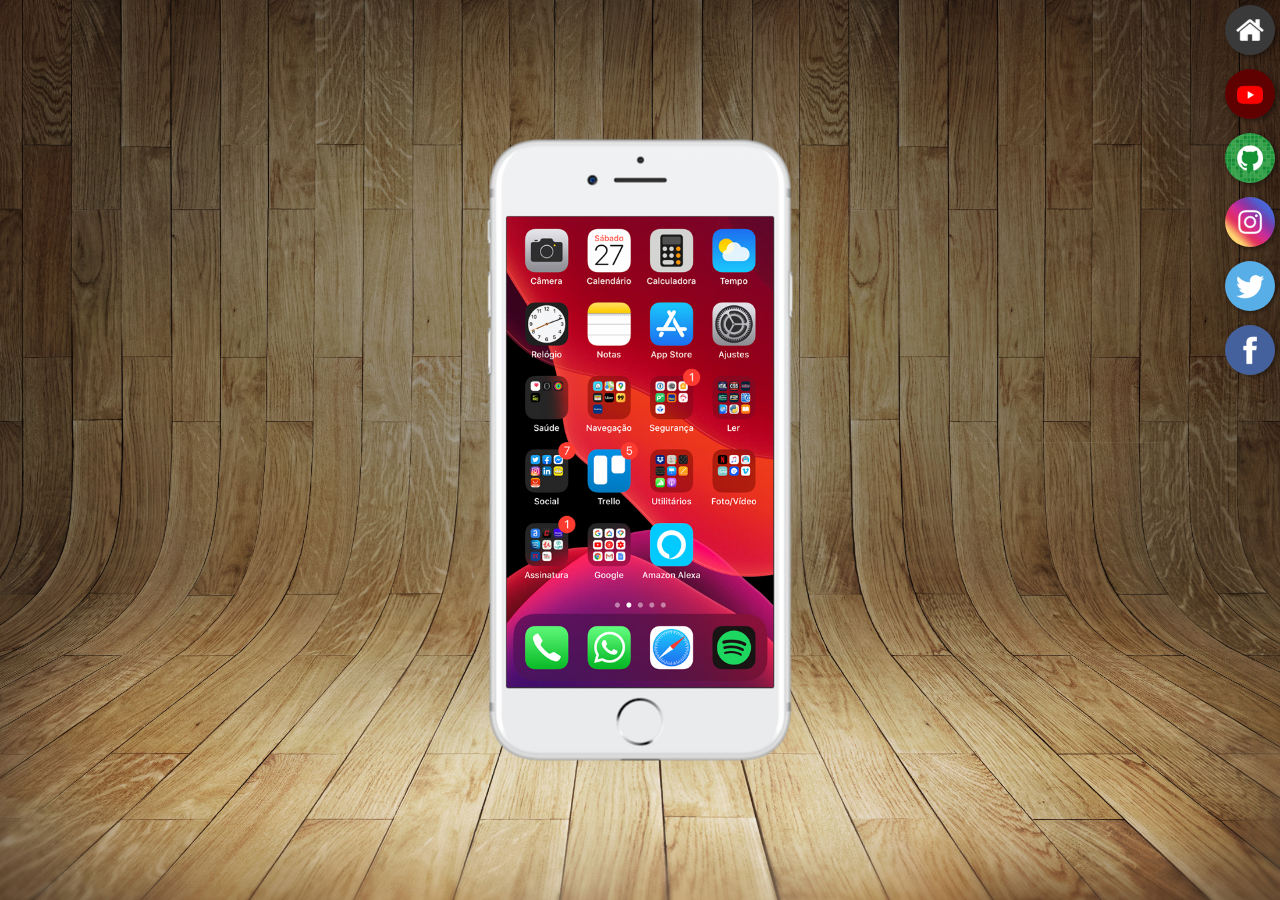
<file: index.html>
<!DOCTYPE html>
<html lang="pt-br">

<head>
    <meta charset="UTF-8">
    <meta name="viewport" content="width=device-width, initial-scale=1.0">
    <link rel="shortcut icon" href="favicon1.ico" type="image/x-icon">
    <link rel="stylesheet" href="estilos/estilo.css">
    <title>Projeto Redes Sociais</title>
</head>

<body>
    <main>
        <section id="telefone">
            <iframe src="html/home.html" name="tela" id="tela" frameborder="0"></iframe>
        </section>
        <section id="redes-sociais">
            <a href="html/home.html" target="tela"><img src="imagens/logo-home.jpg" alt="Home"></a> <br>
            <a href="html/youtube.html" target="tela"><img src="imagens/logo-youtube.jpg" alt="Home"></a> <br>
            <a href="html/github.html" target="tela"><img src="imagens/logo-github.jpg" alt="Home"></a> <br>
            <a href="html/instagram.html" target="tela"><img src="imagens/logo-instagram.jpg" alt="Home"></a> <br>
            <a href="html/twitter.html" target="tela"><img src="imagens/logo-twitter.jpg" alt="Home"></a> <br>
            <a href="html/facebook.html" target="tela"><img src="imagens/logo-facebook.jpg" alt="Facebook"></a>
        </section>
    </main>
</body>

</html>
</file>
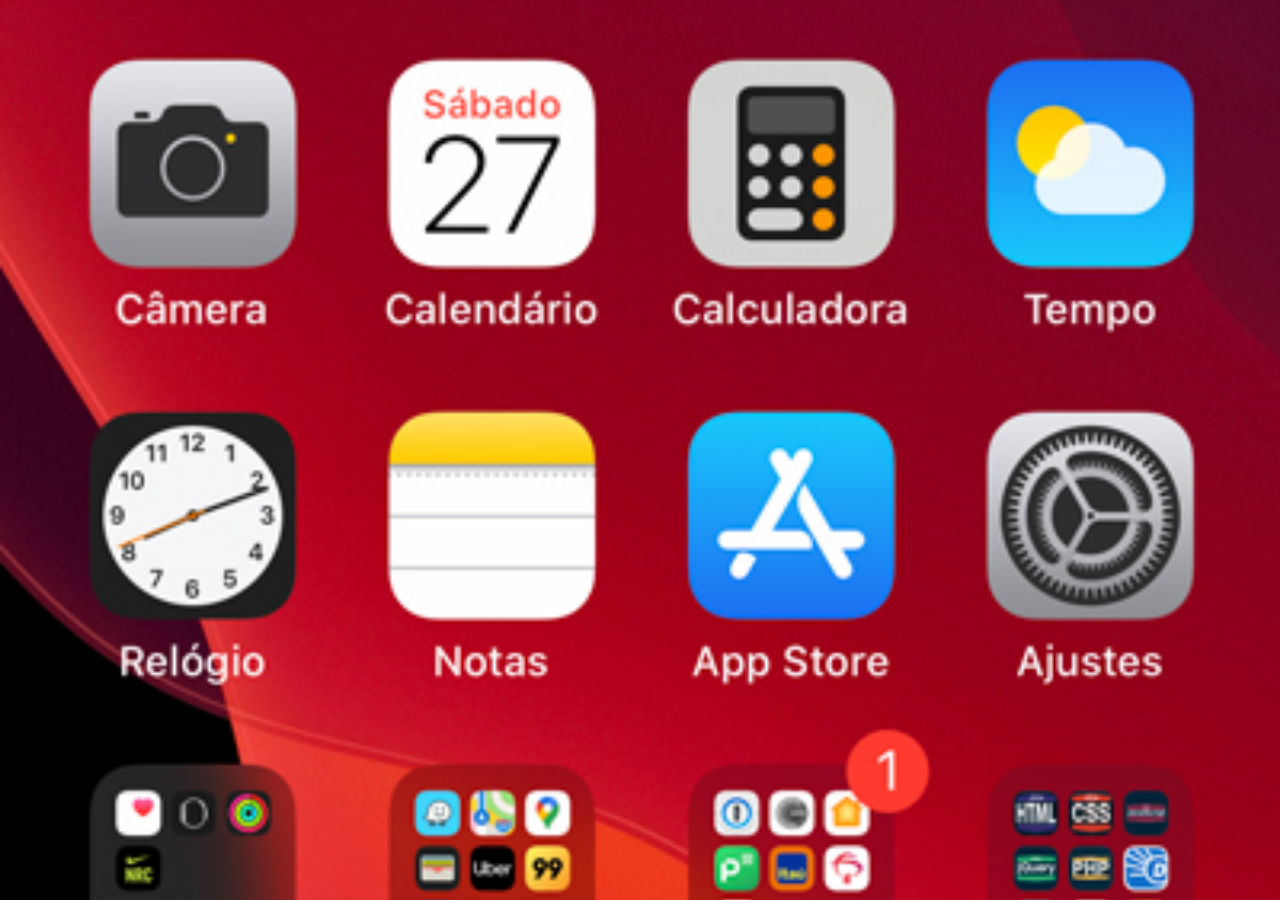
<file: home.html>
<!DOCTYPE html>
<html lang="pt-br">

<head>
    <meta charset="UTF-8">
    <meta name="viewport" content="width=device-width, initial-scale=1.0">
    <title>Home</title>
</head>
<style>
    * {
        margin: 0px;
        padding: 0px;
    }
    
    body {
        width: 100vw;
        height: 100vh;
        background: black url(imagens/tela-home.jpg) no-repeat top center;
        background-size: cover;
    }
</style>
<body>

</body>

</html>
</file>
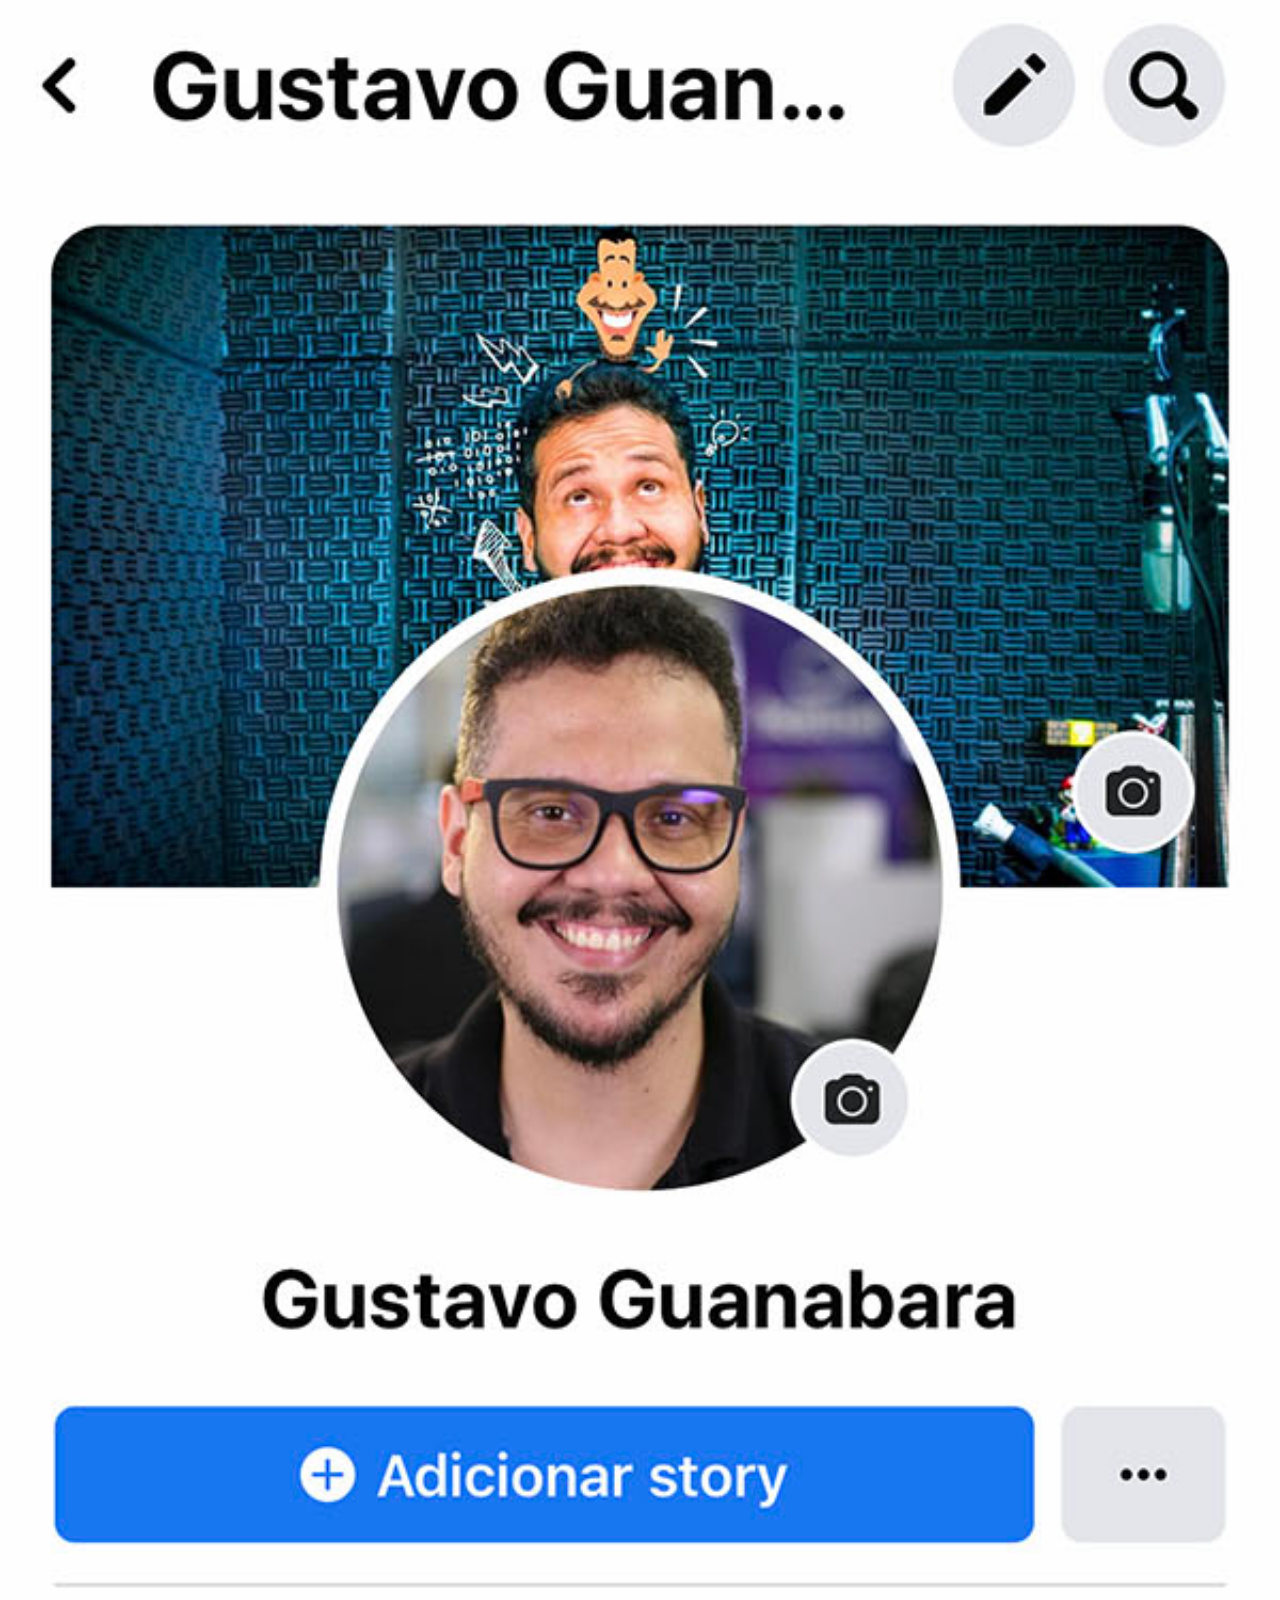
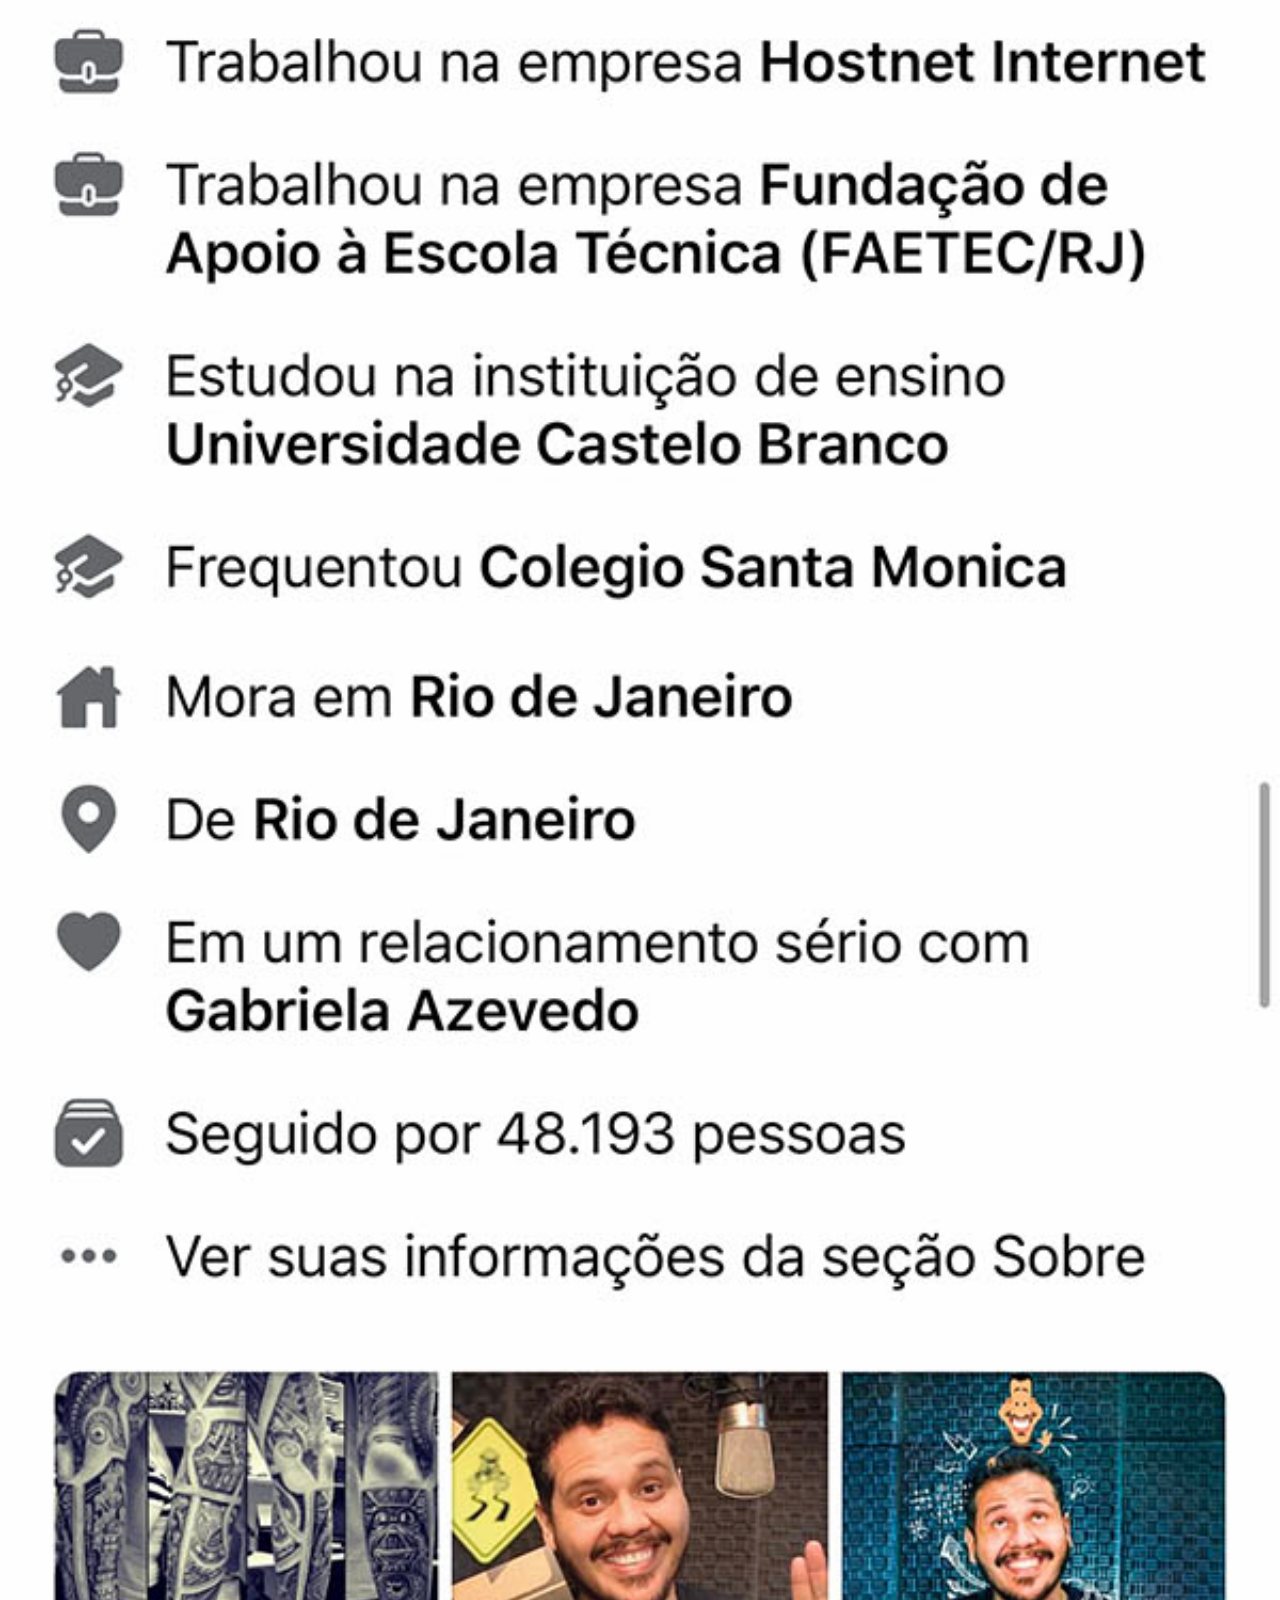
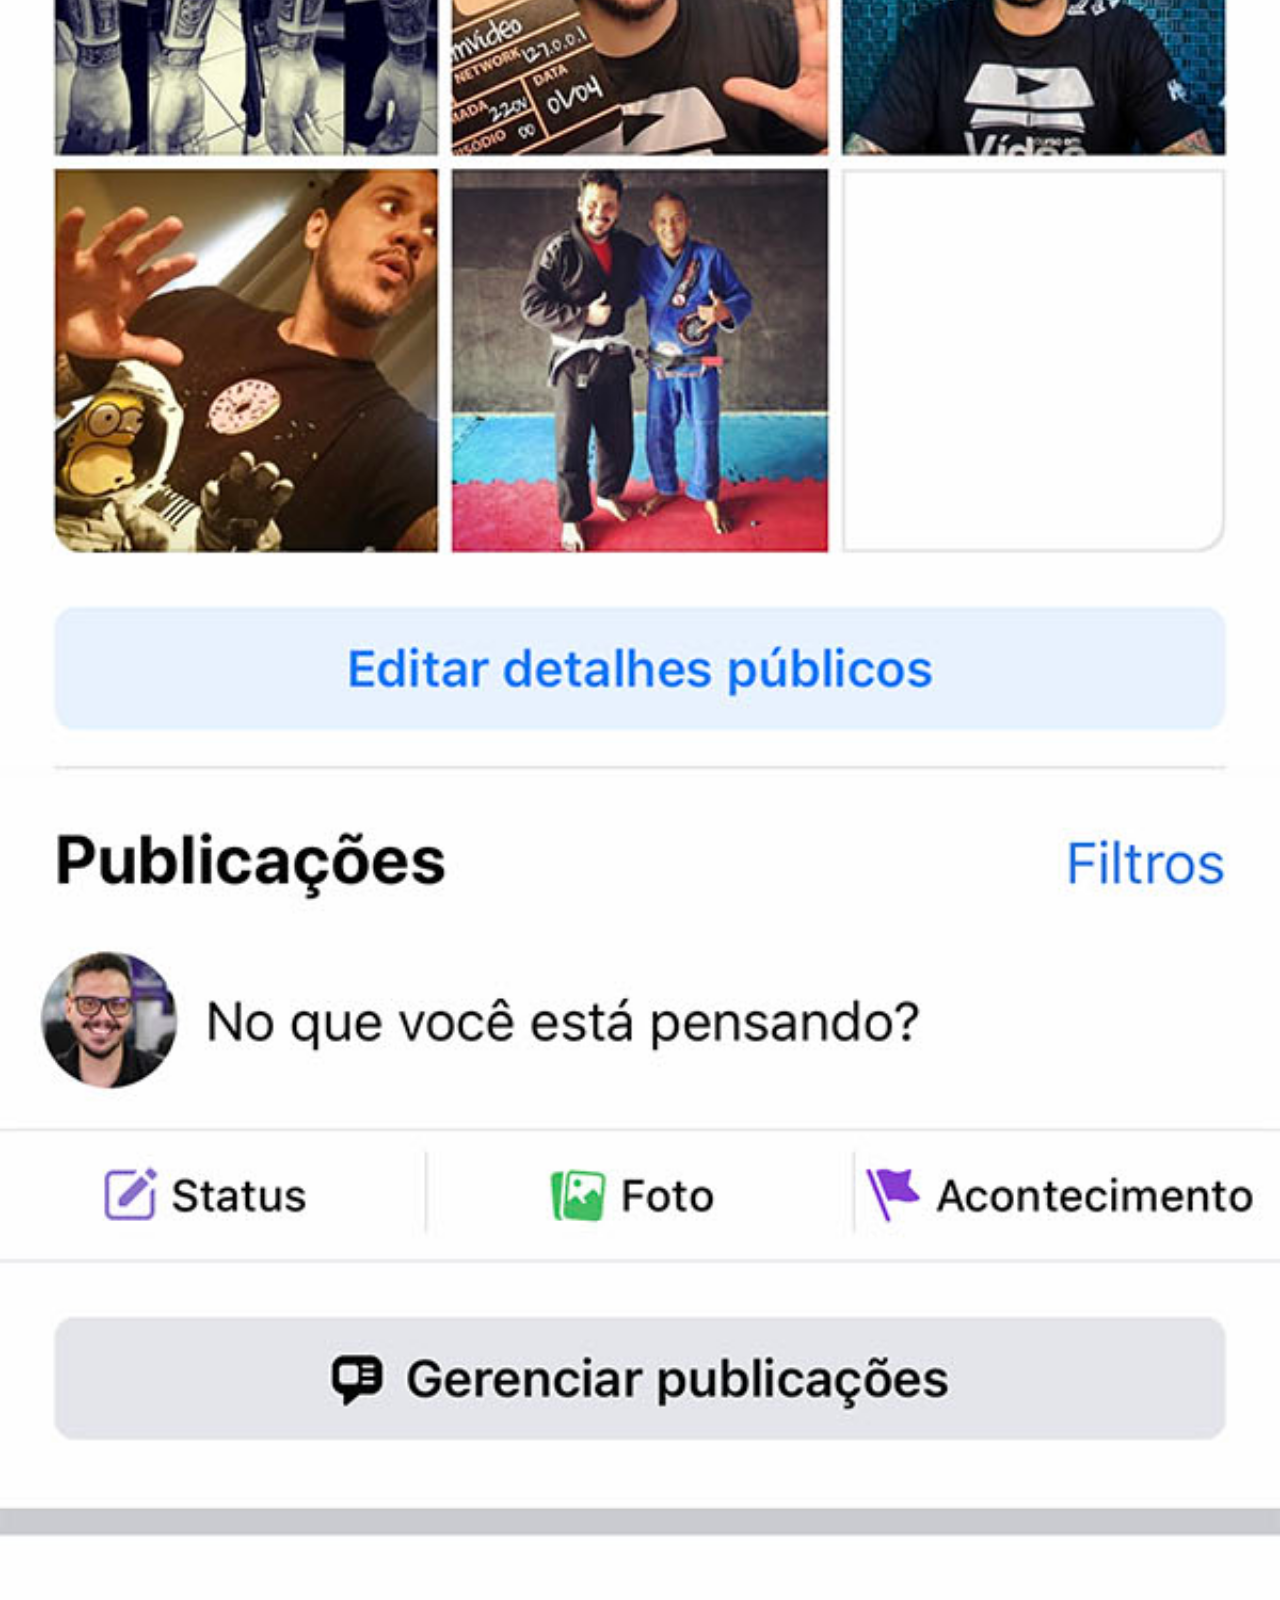
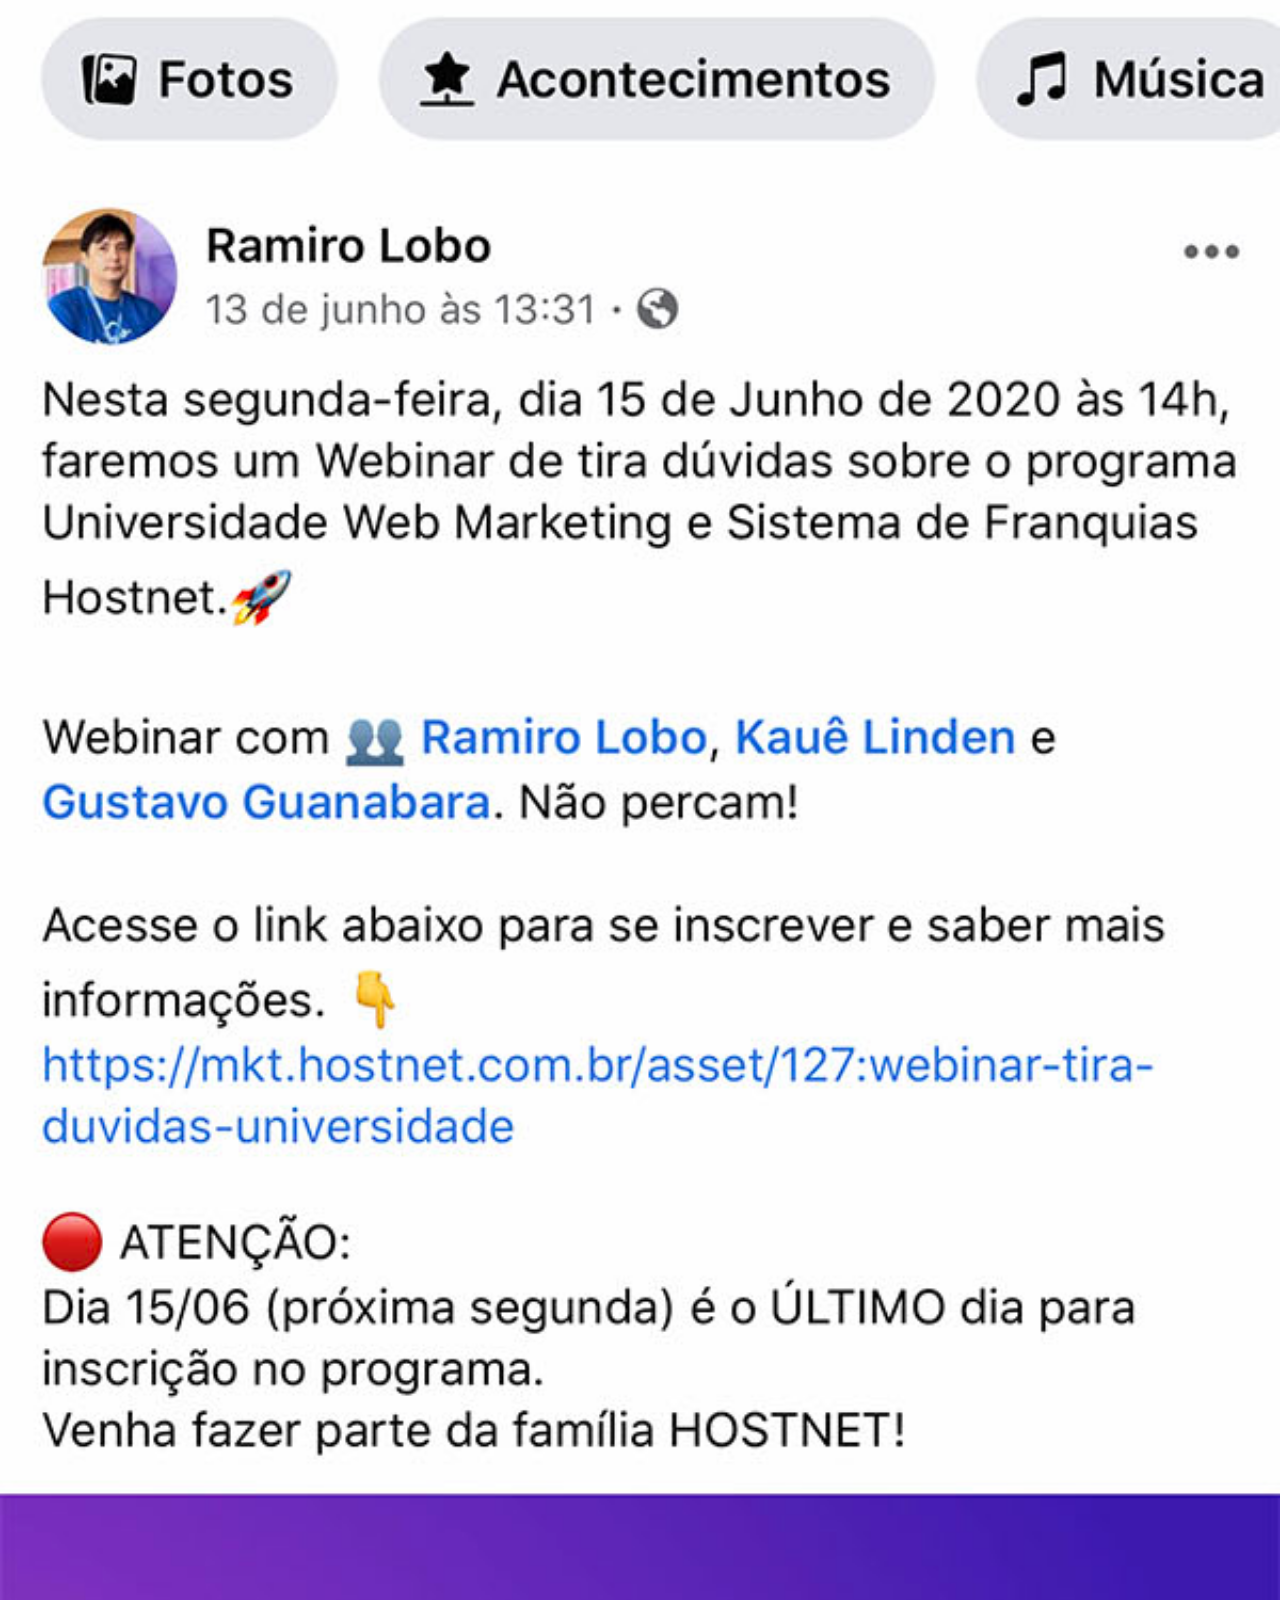
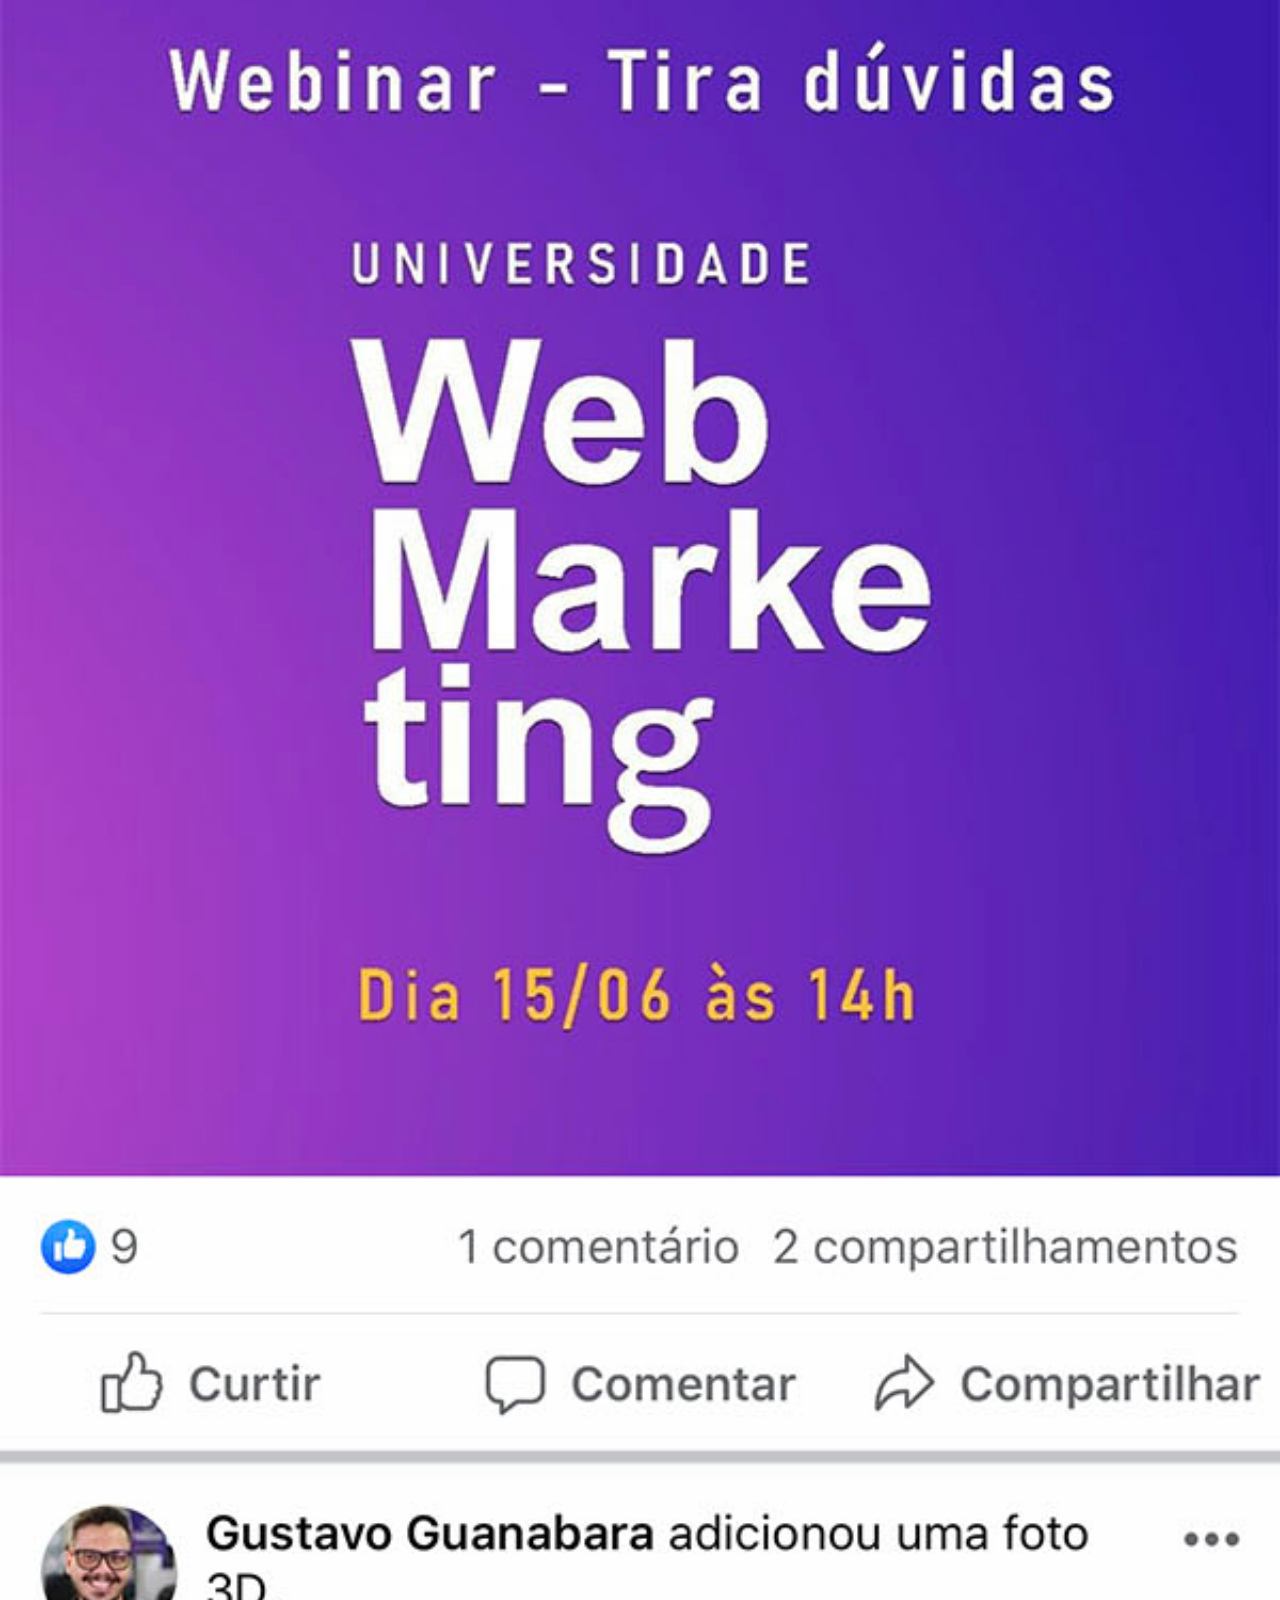
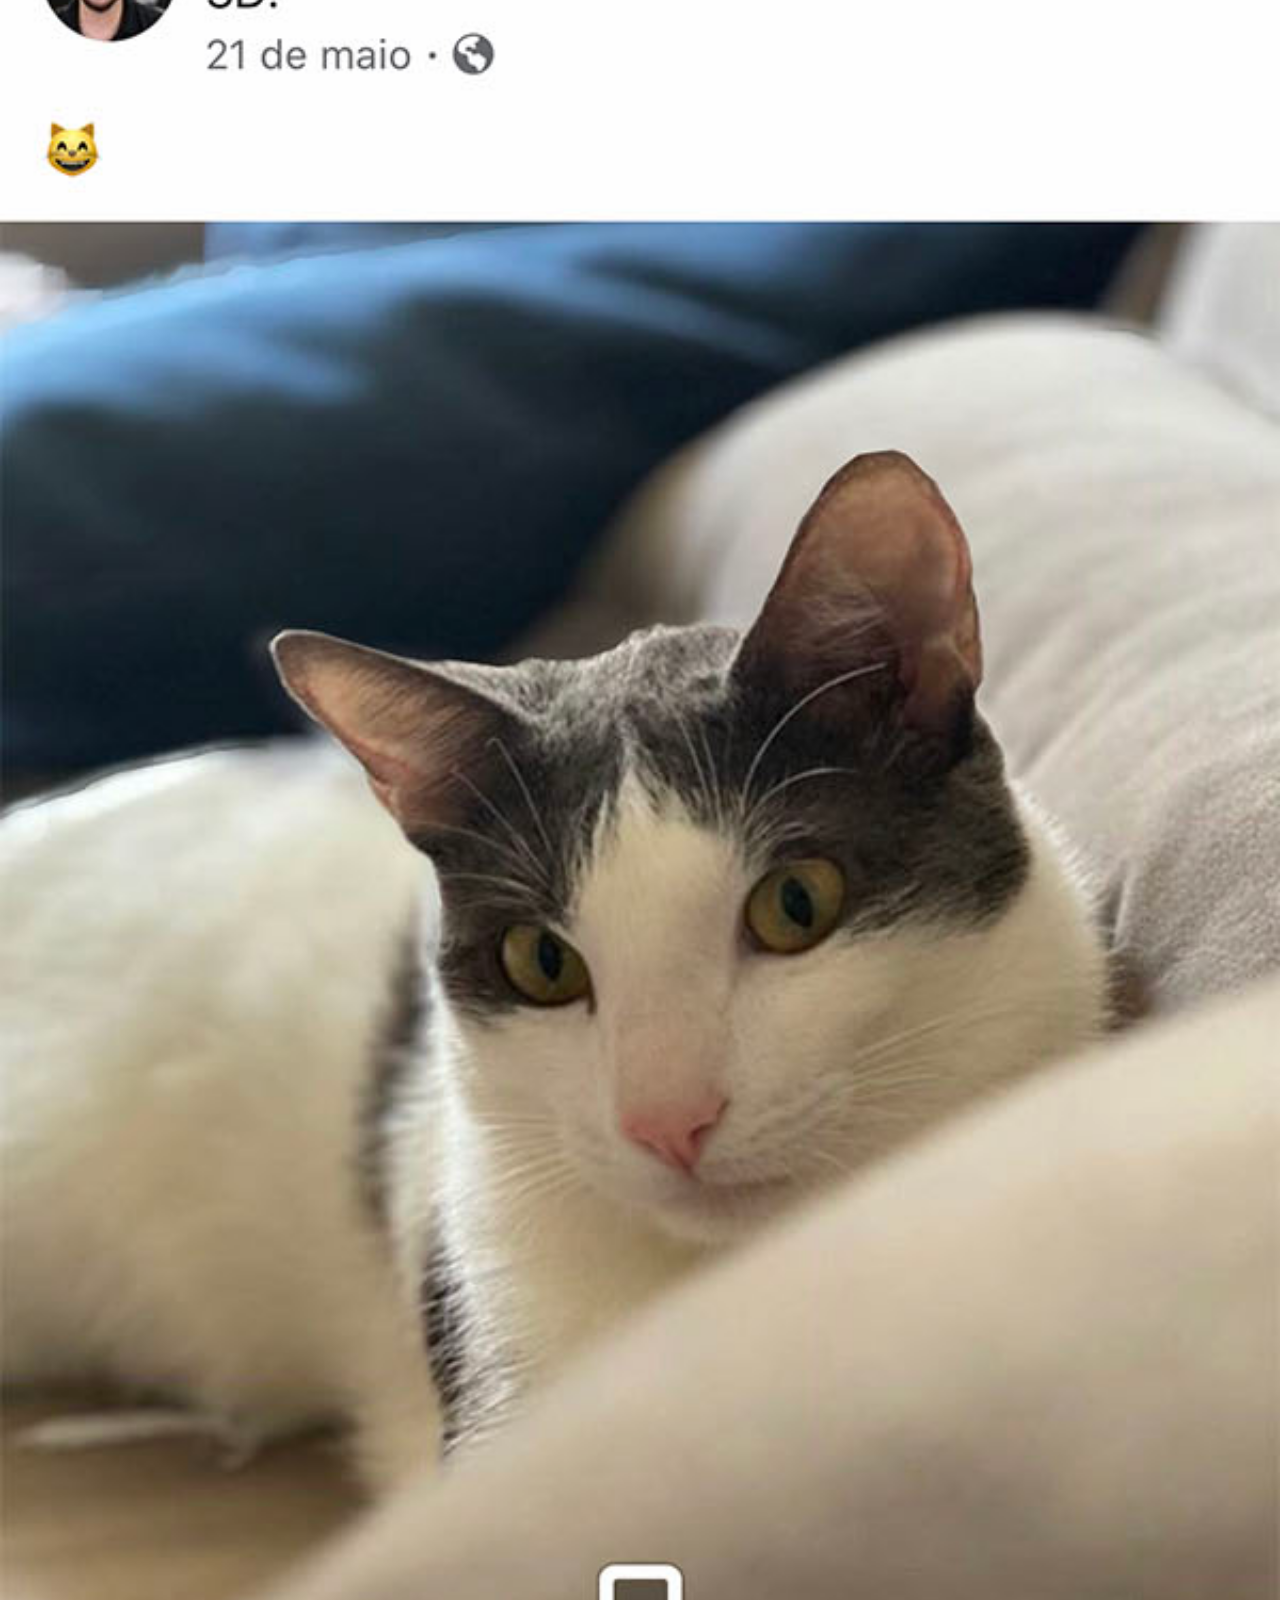
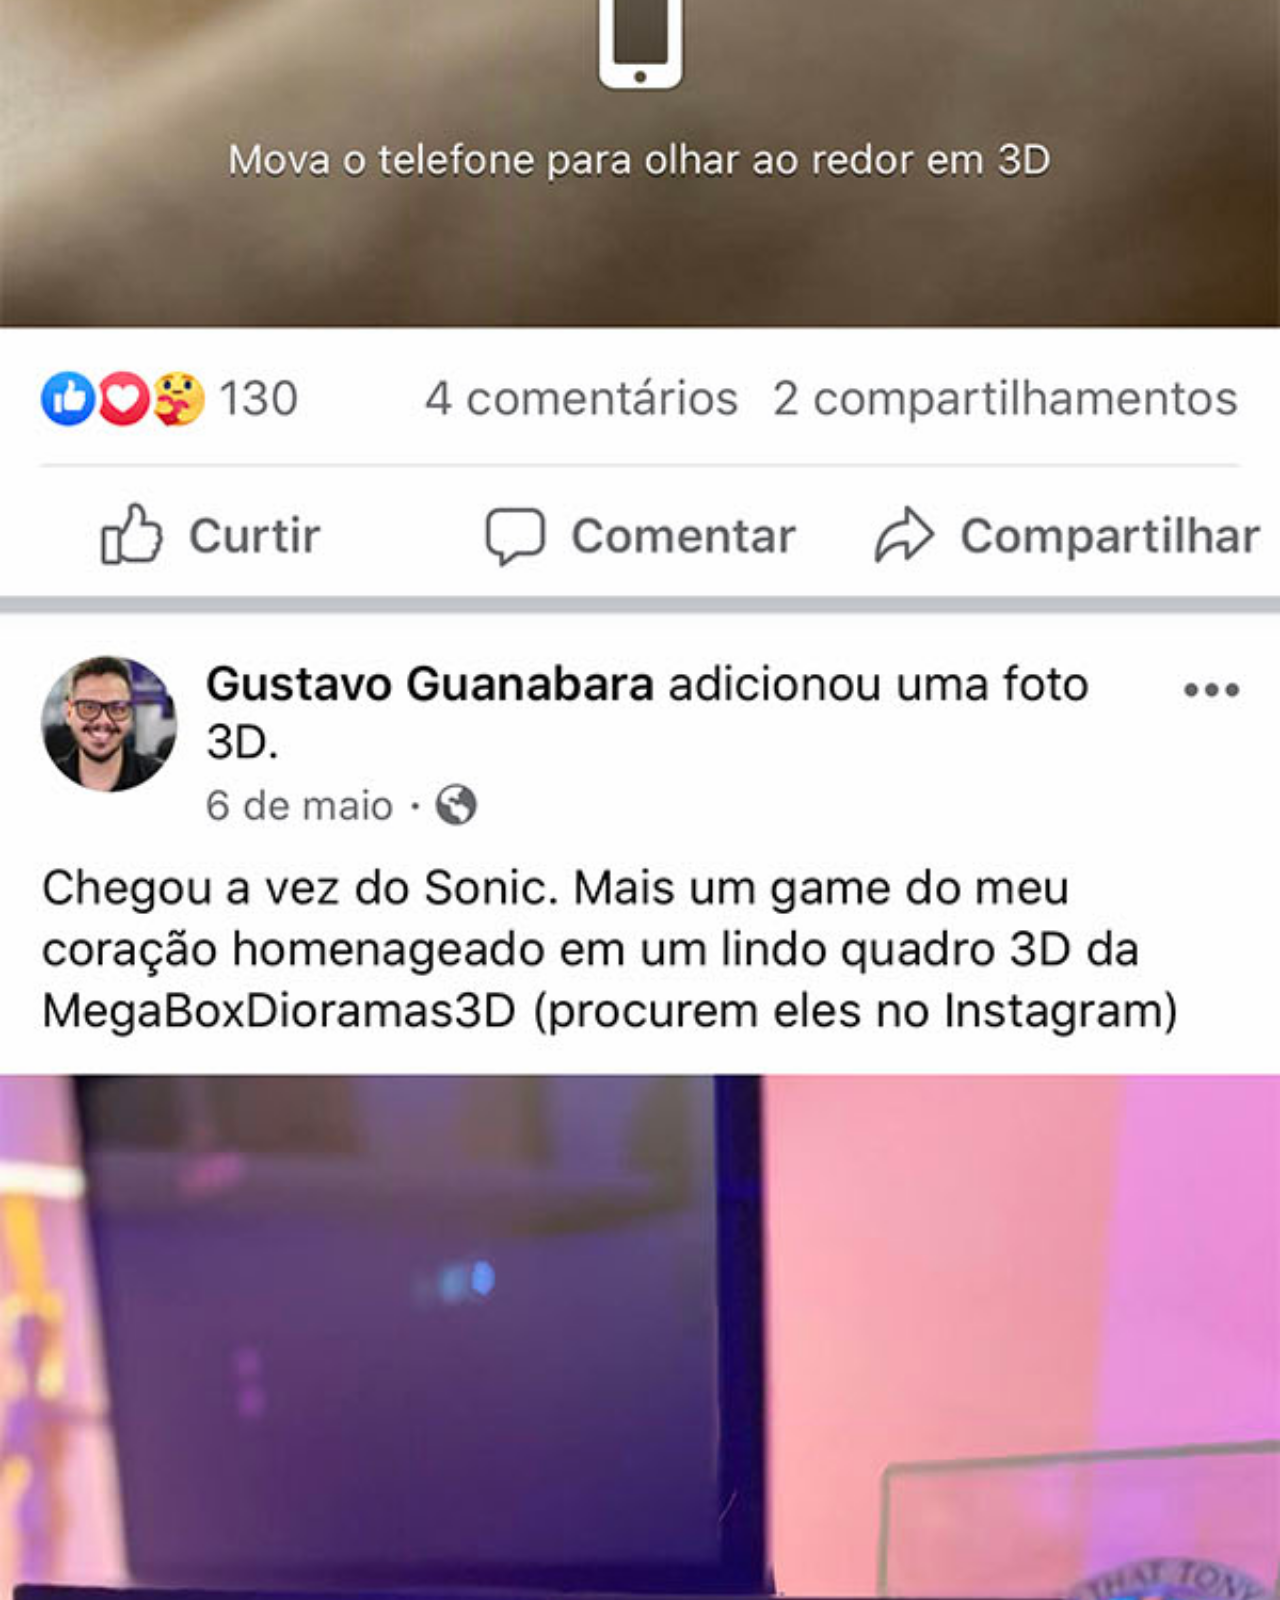
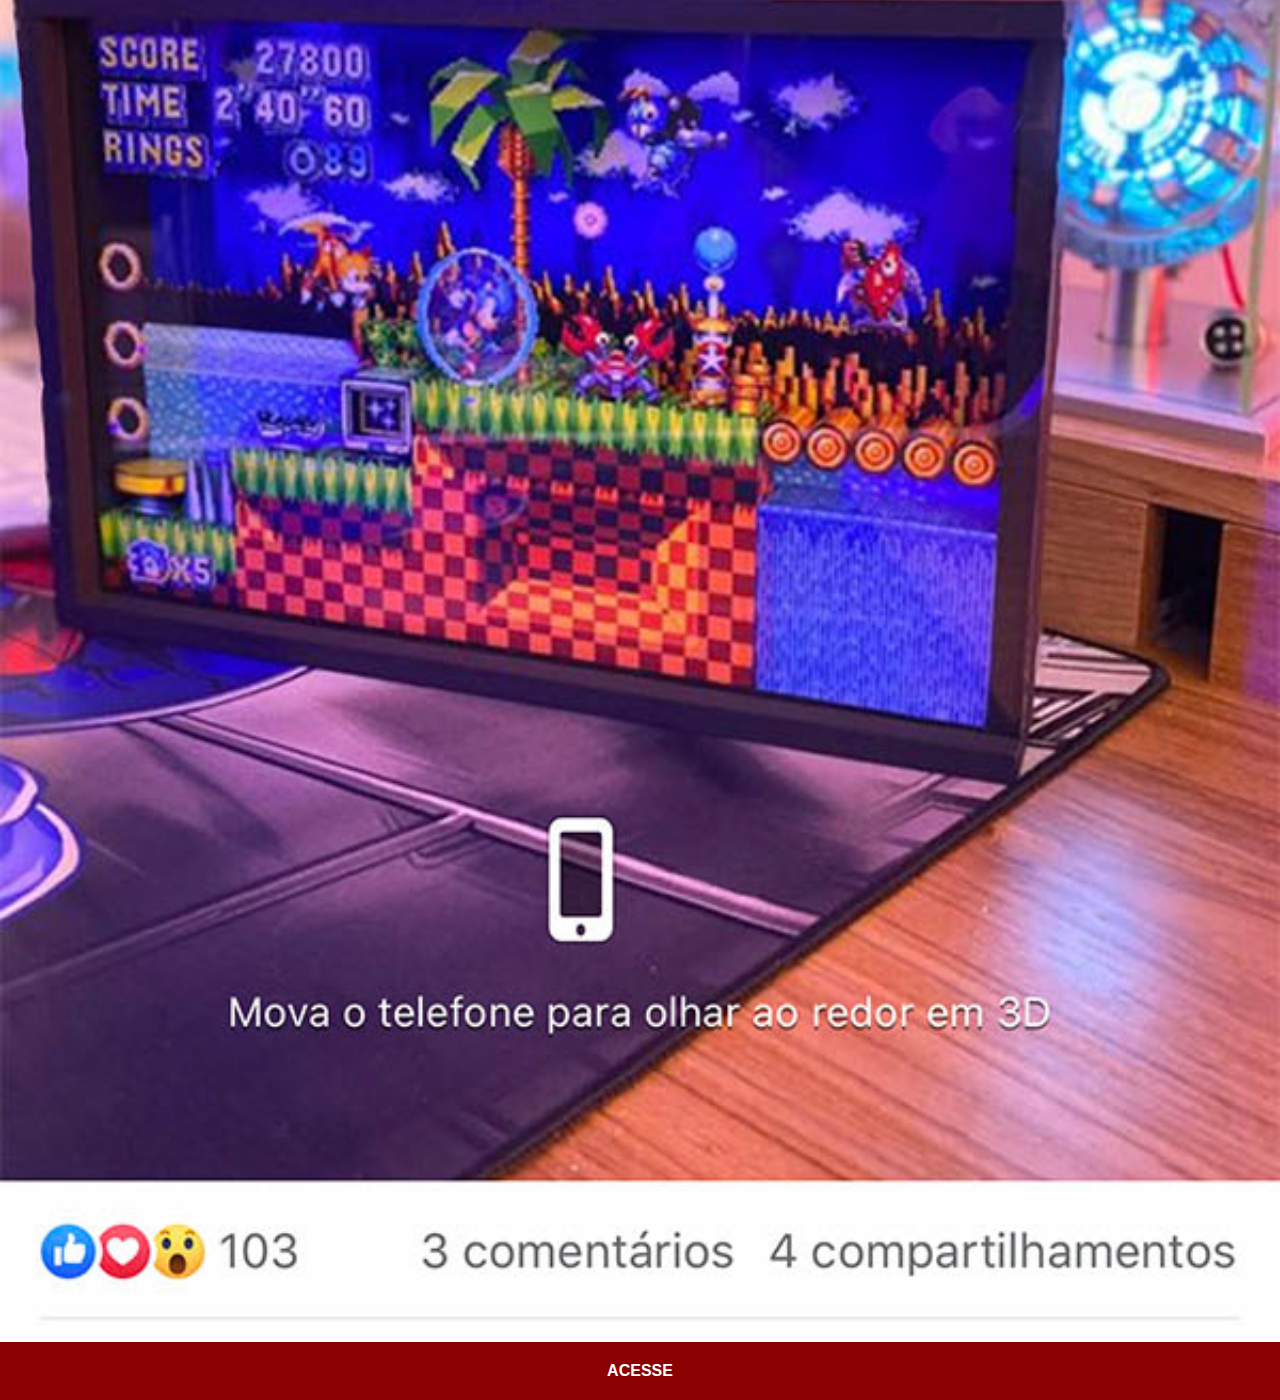
<file: html/facebook.html>
<!DOCTYPE html>
<html lang="pt-br">

<head>
    <meta charset="UTF-8">
    <meta name="viewport" content="width=device-width, initial-scale=1.0">
    <title>Facebook</title>
    <link rel="stylesheet" href="../estilos/social.css">
</head>

<body>
    <img src="../imagens/tela-facebook.jpg" alt="Facebook">
    <a href="https://www.facebook.com/gustavoguanabara/?locale=pt_BR" target="_blank" rel="external">ACESSE</a>
</body>

</html>
</file>
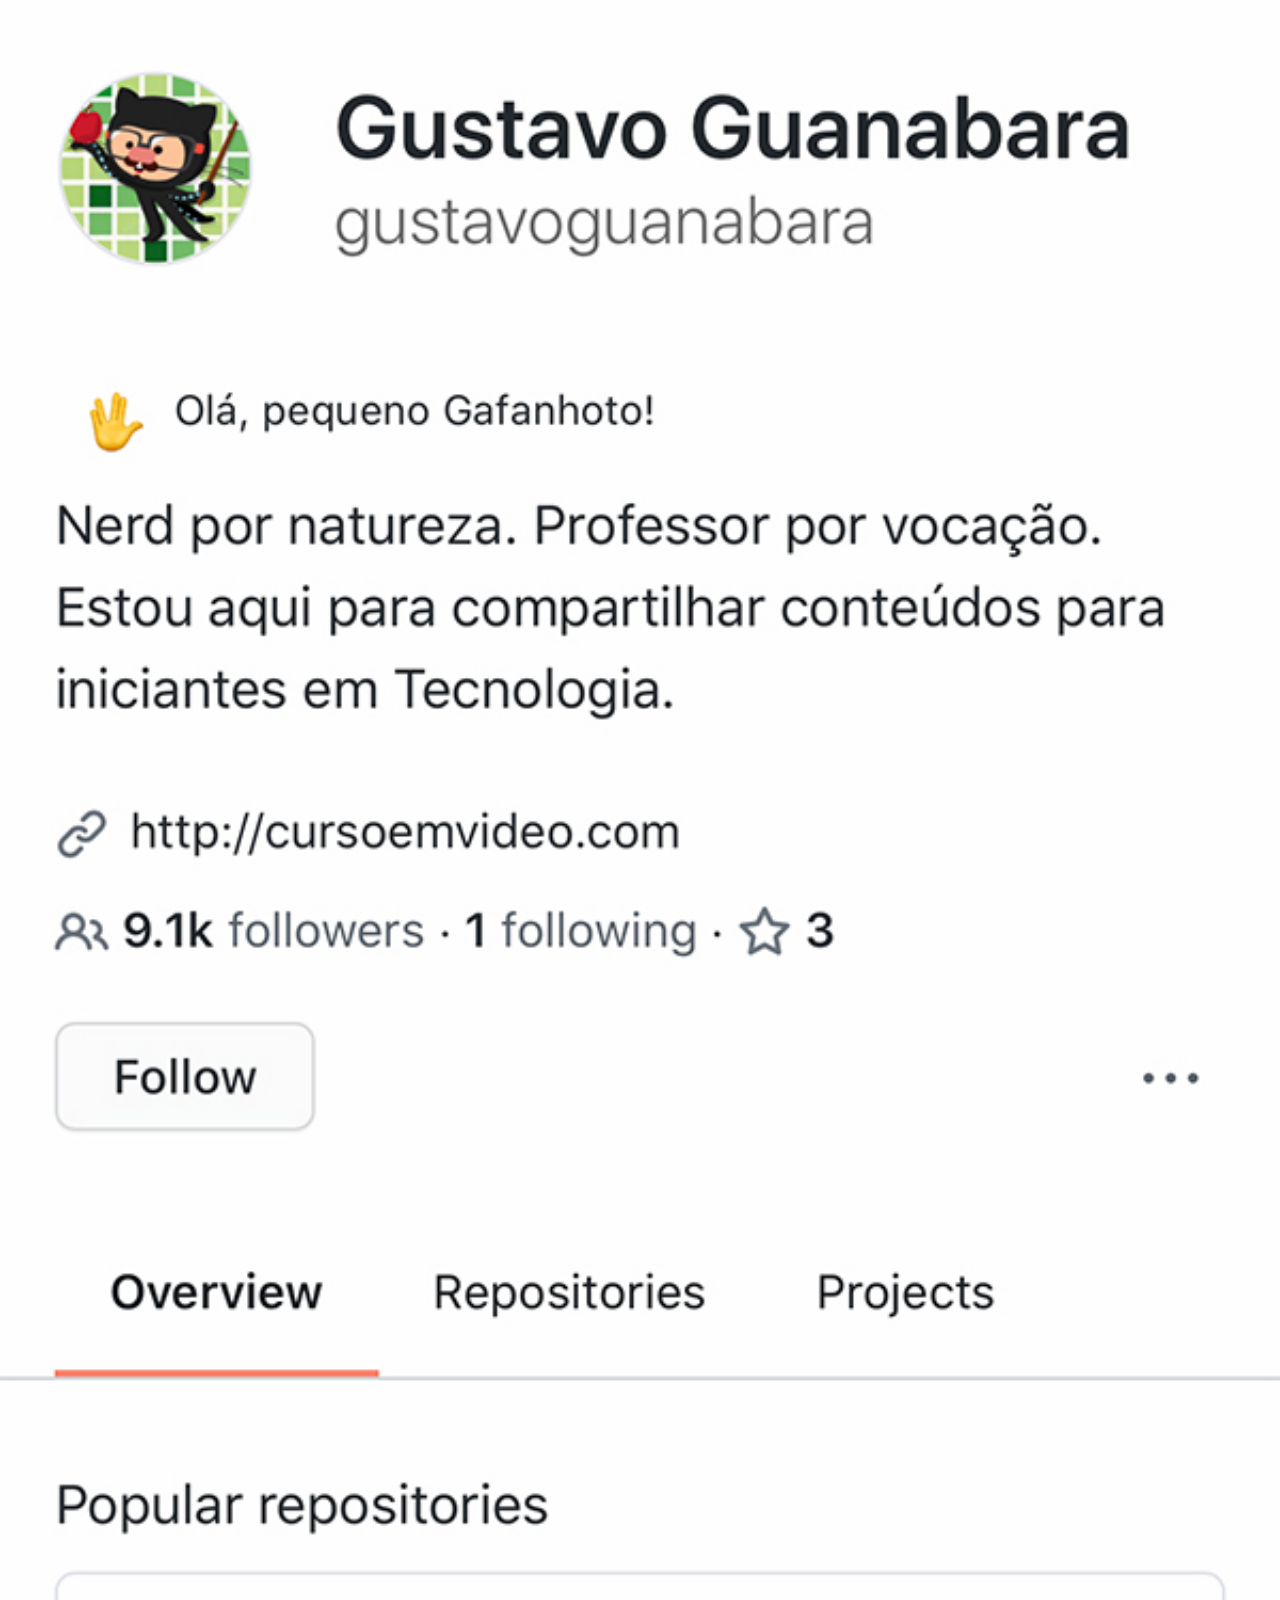
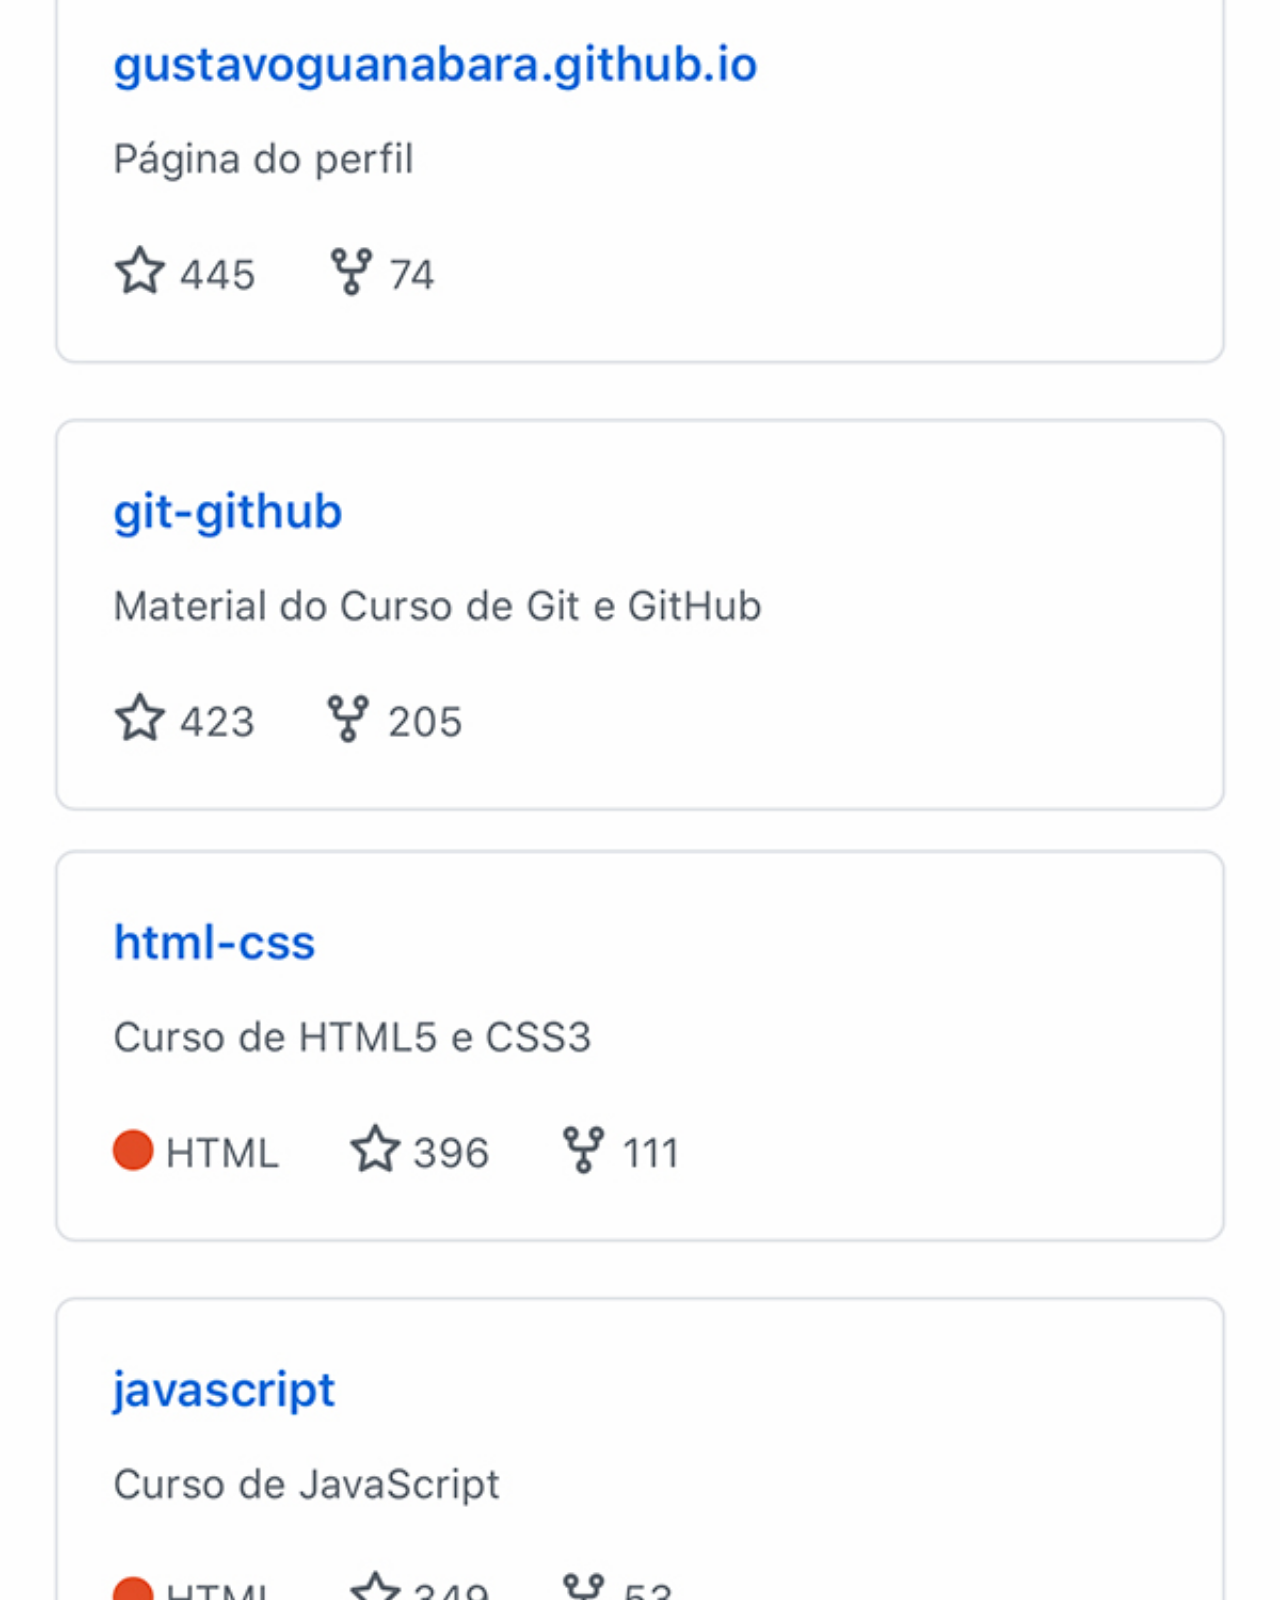
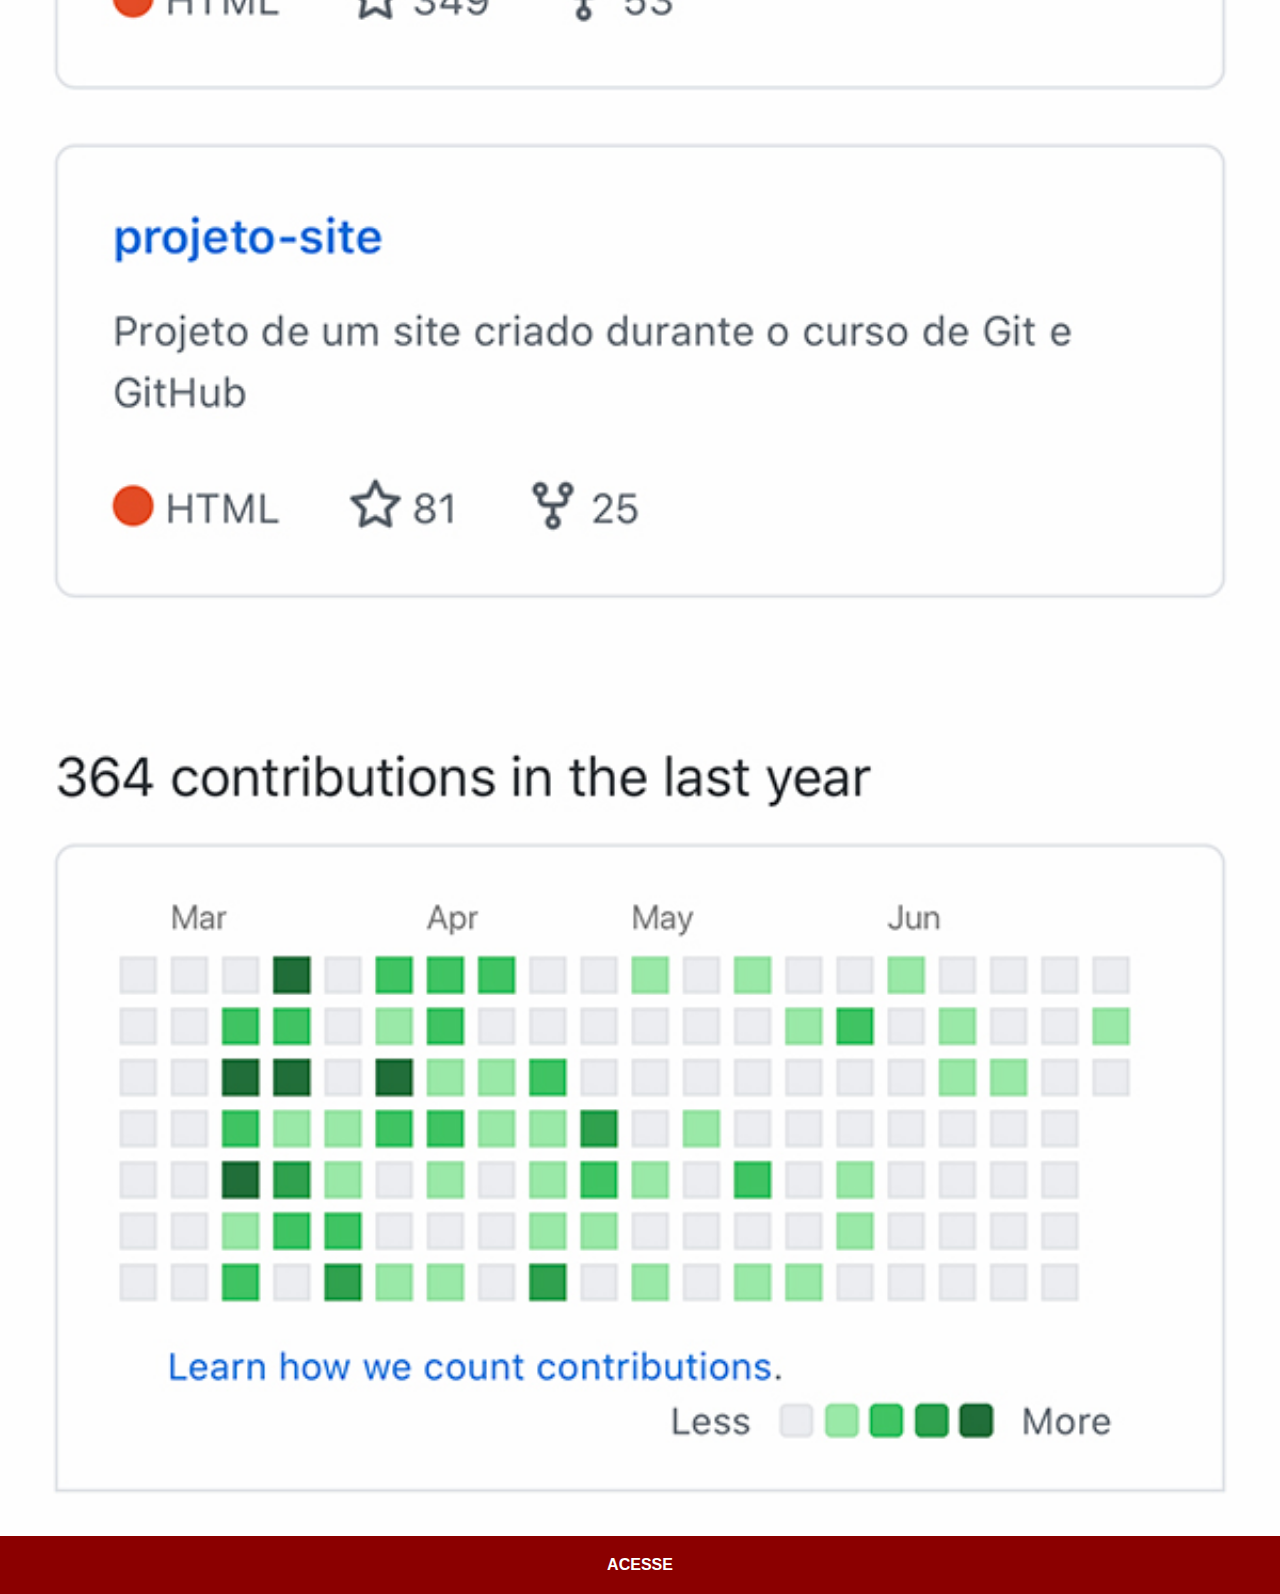
<file: html/github.html>
<!DOCTYPE html>
<html lang="pt-br">

<head>
    <meta charset="UTF-8">
    <meta name="viewport" content="width=device-width, initial-scale=1.0">
    <title>Github</title>
    <link rel="stylesheet" href="../estilos/social.css">
</head>

<body>
    <img src="../imagens/tela-github.jpg" alt="Github">
    <a href="https://github.com/gustavoguanabara" target="_blank" rel="external">ACESSE</a>
</body>

</html>
</file>
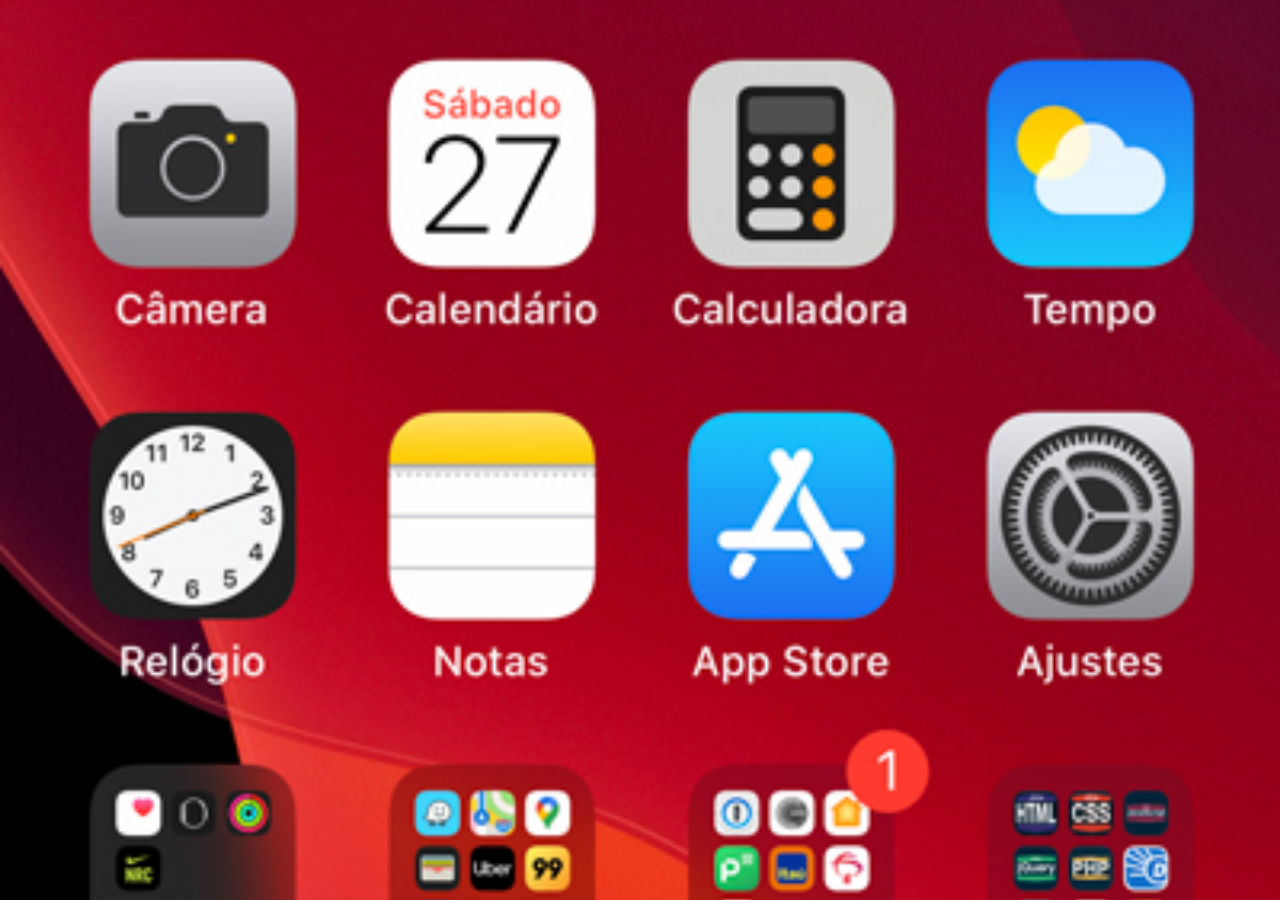
<file: html/home.html>
<!DOCTYPE html>
<html lang="pt-br">

<head>
    <meta charset="UTF-8">
    <meta name="viewport" content="width=device-width, initial-scale=1.0">
    <title>Home</title>
</head>
<style>
    * {
        margin: 0px;
        padding: 0px;
    }
    
    body {
        width: 100vw;
        height: 100vh;
        background: black url(../imagens/tela-home.jpg) no-repeat top center;
        background-size: cover;
    }
</style>
<body>

</body>

</html>
</file>
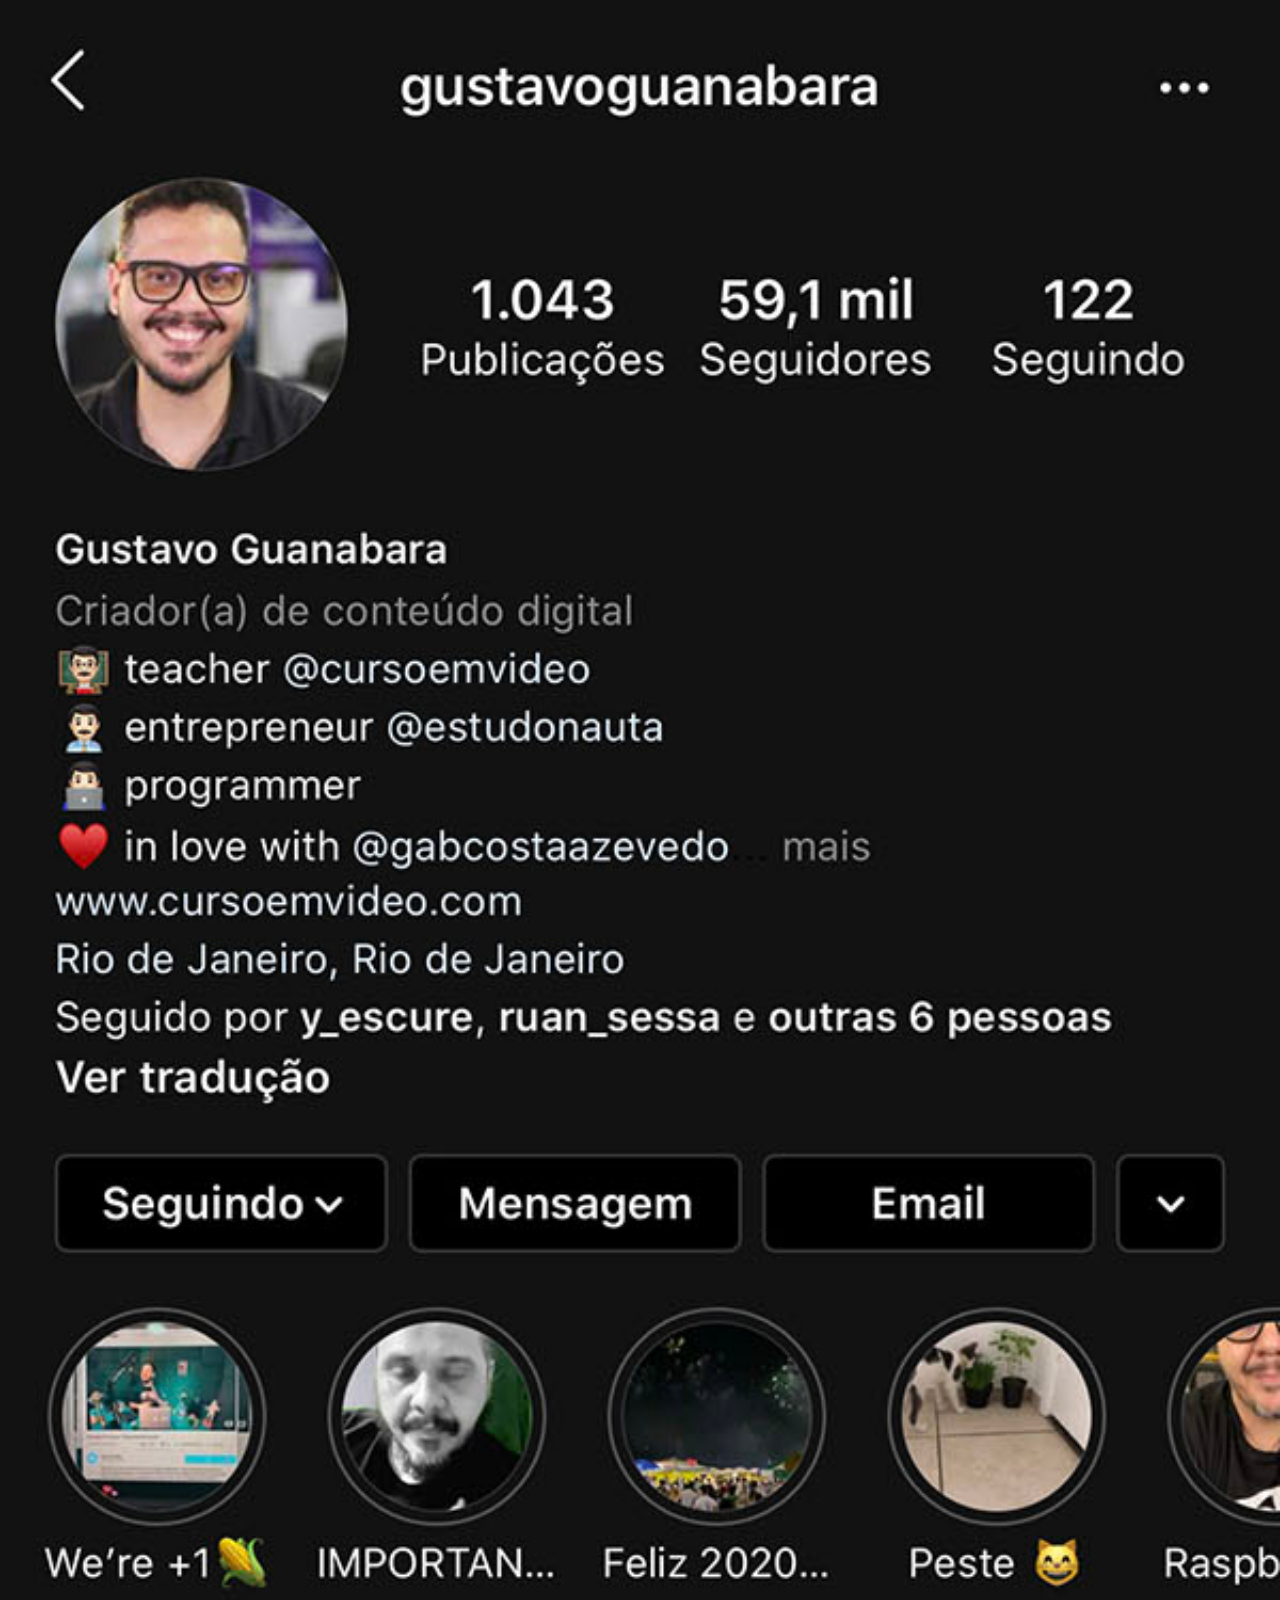
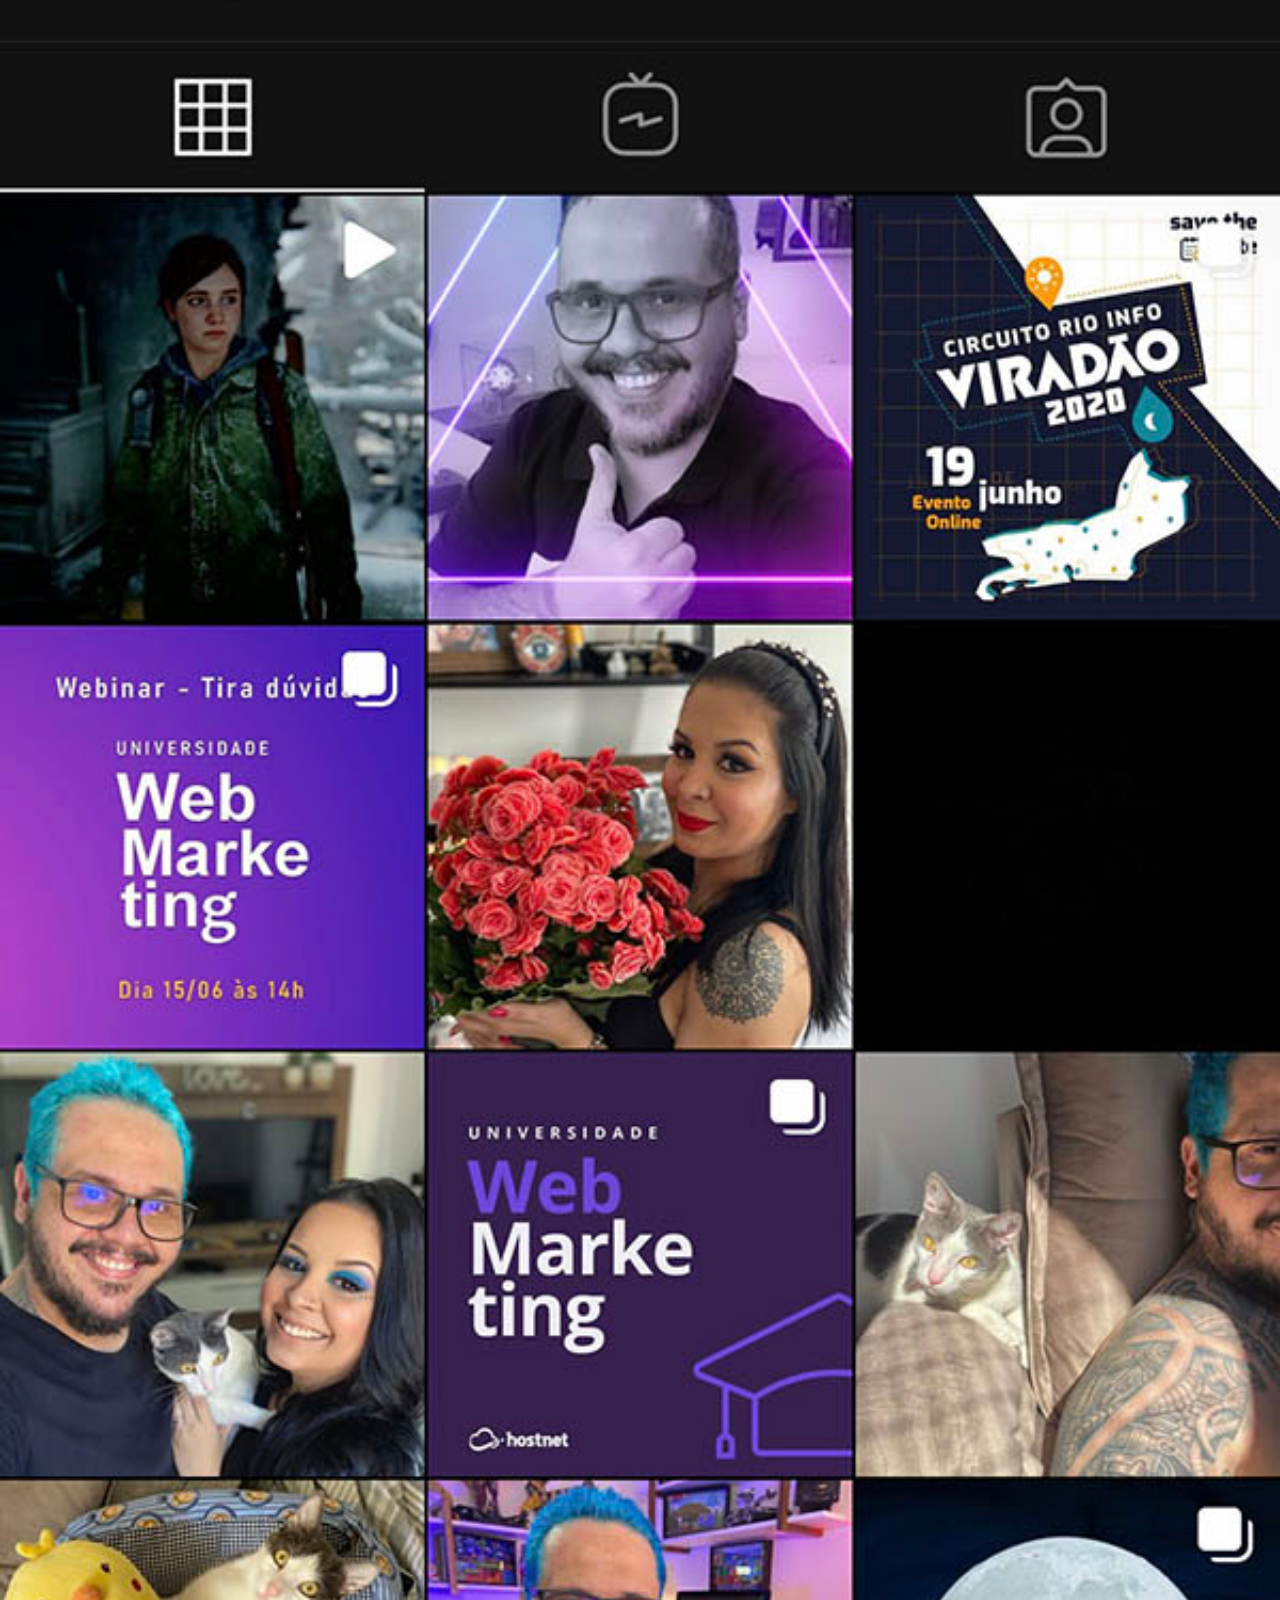
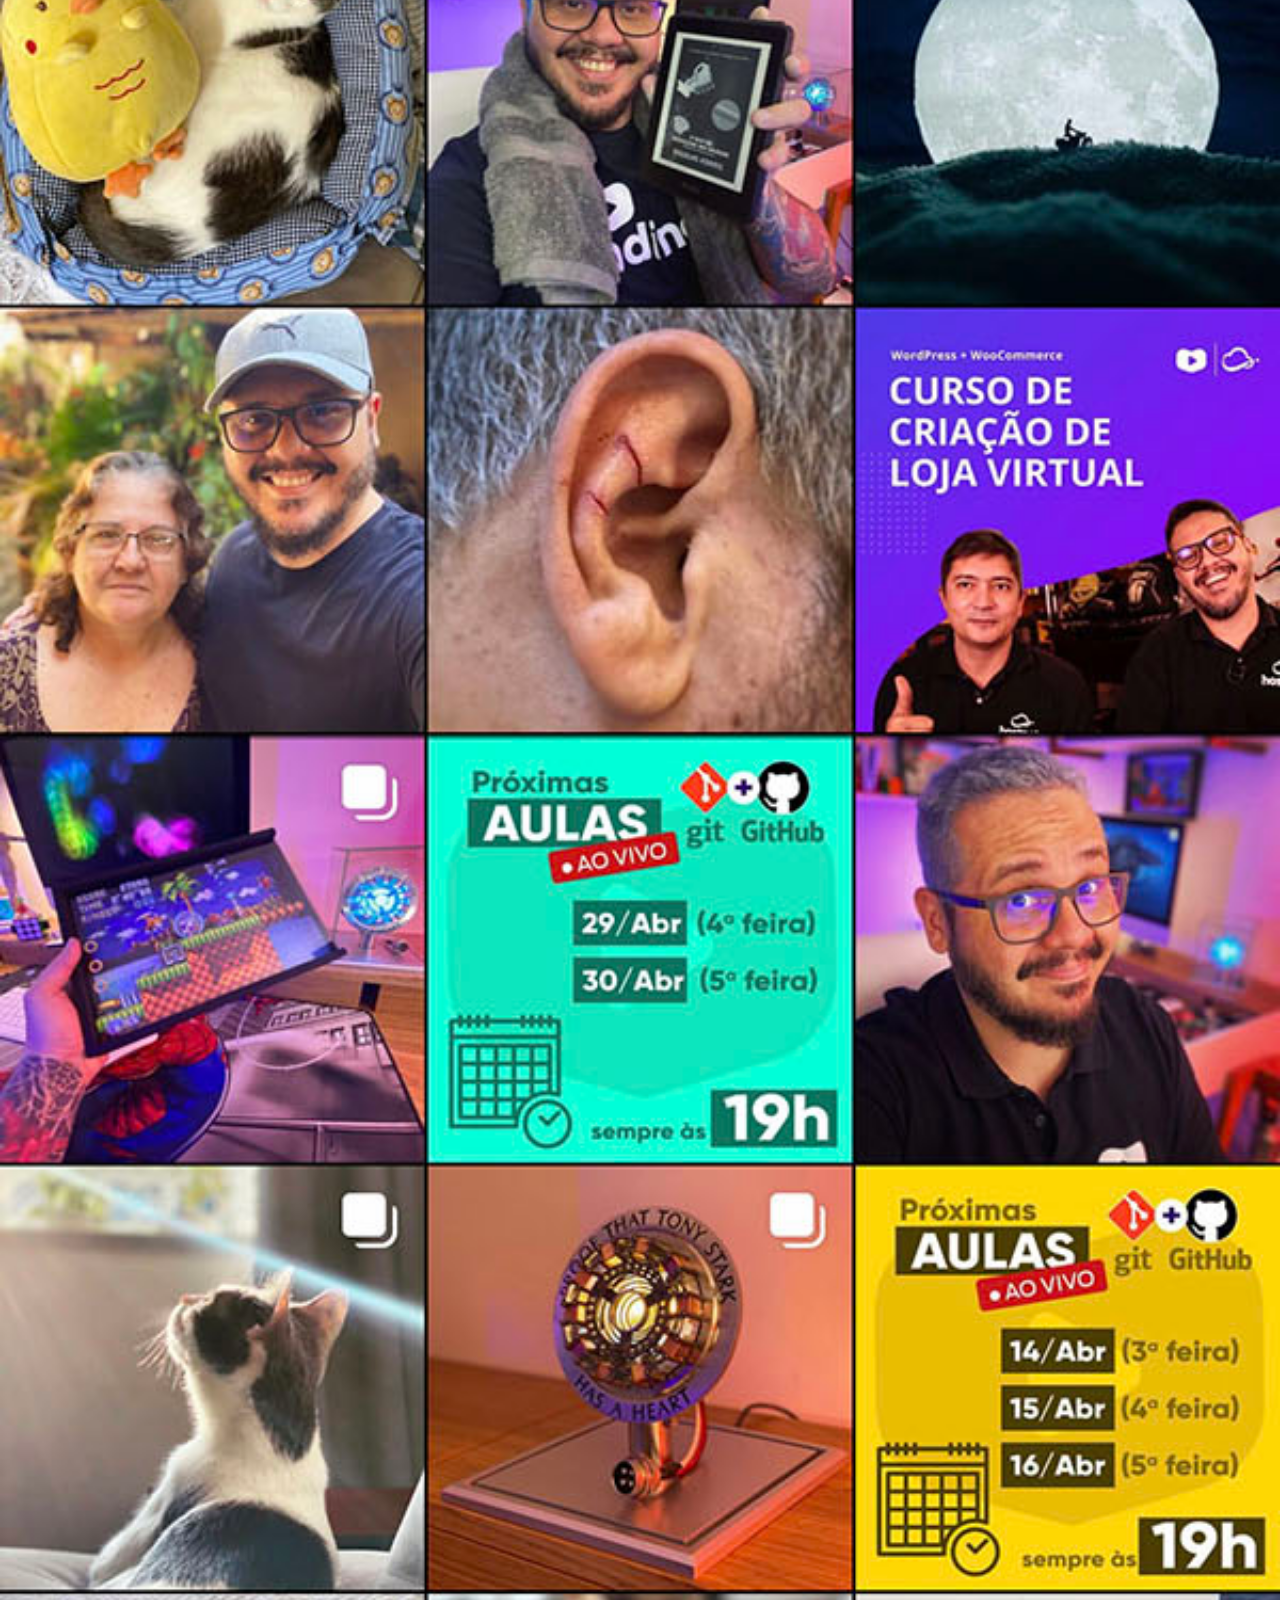
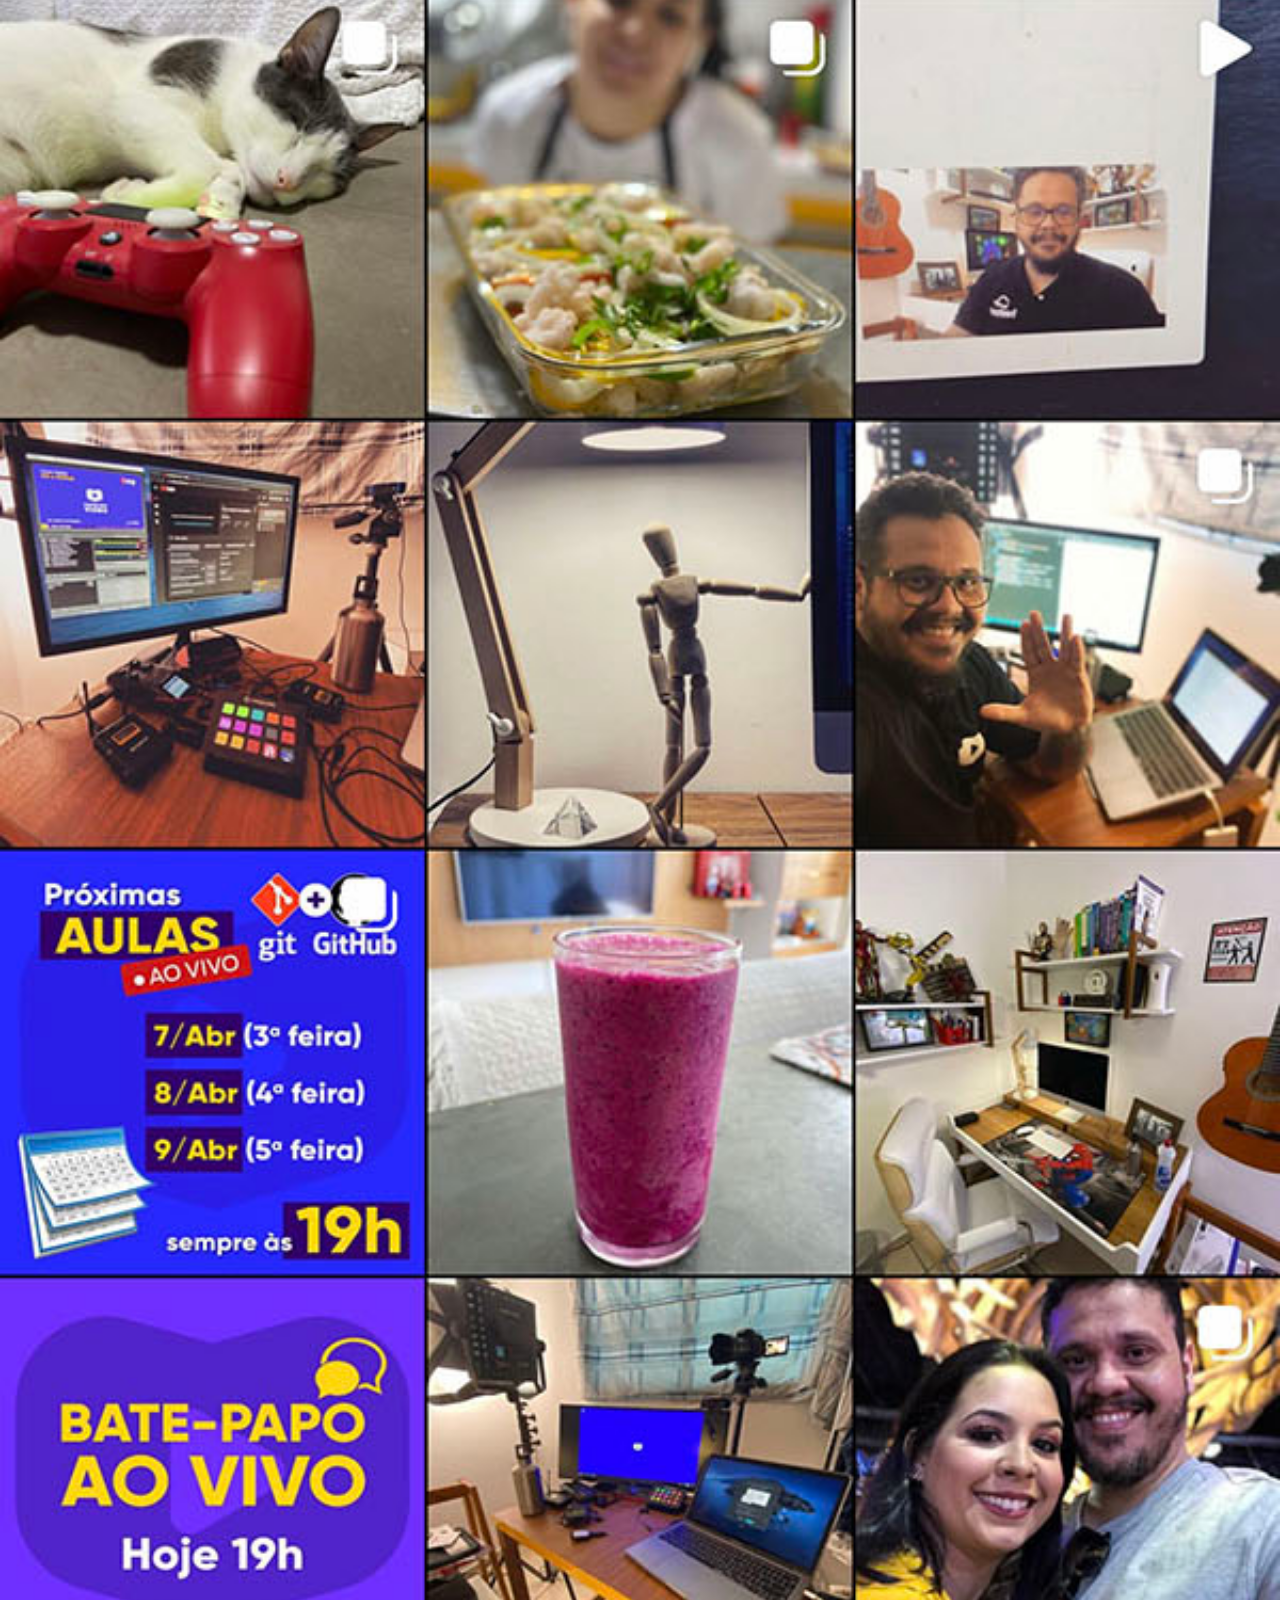
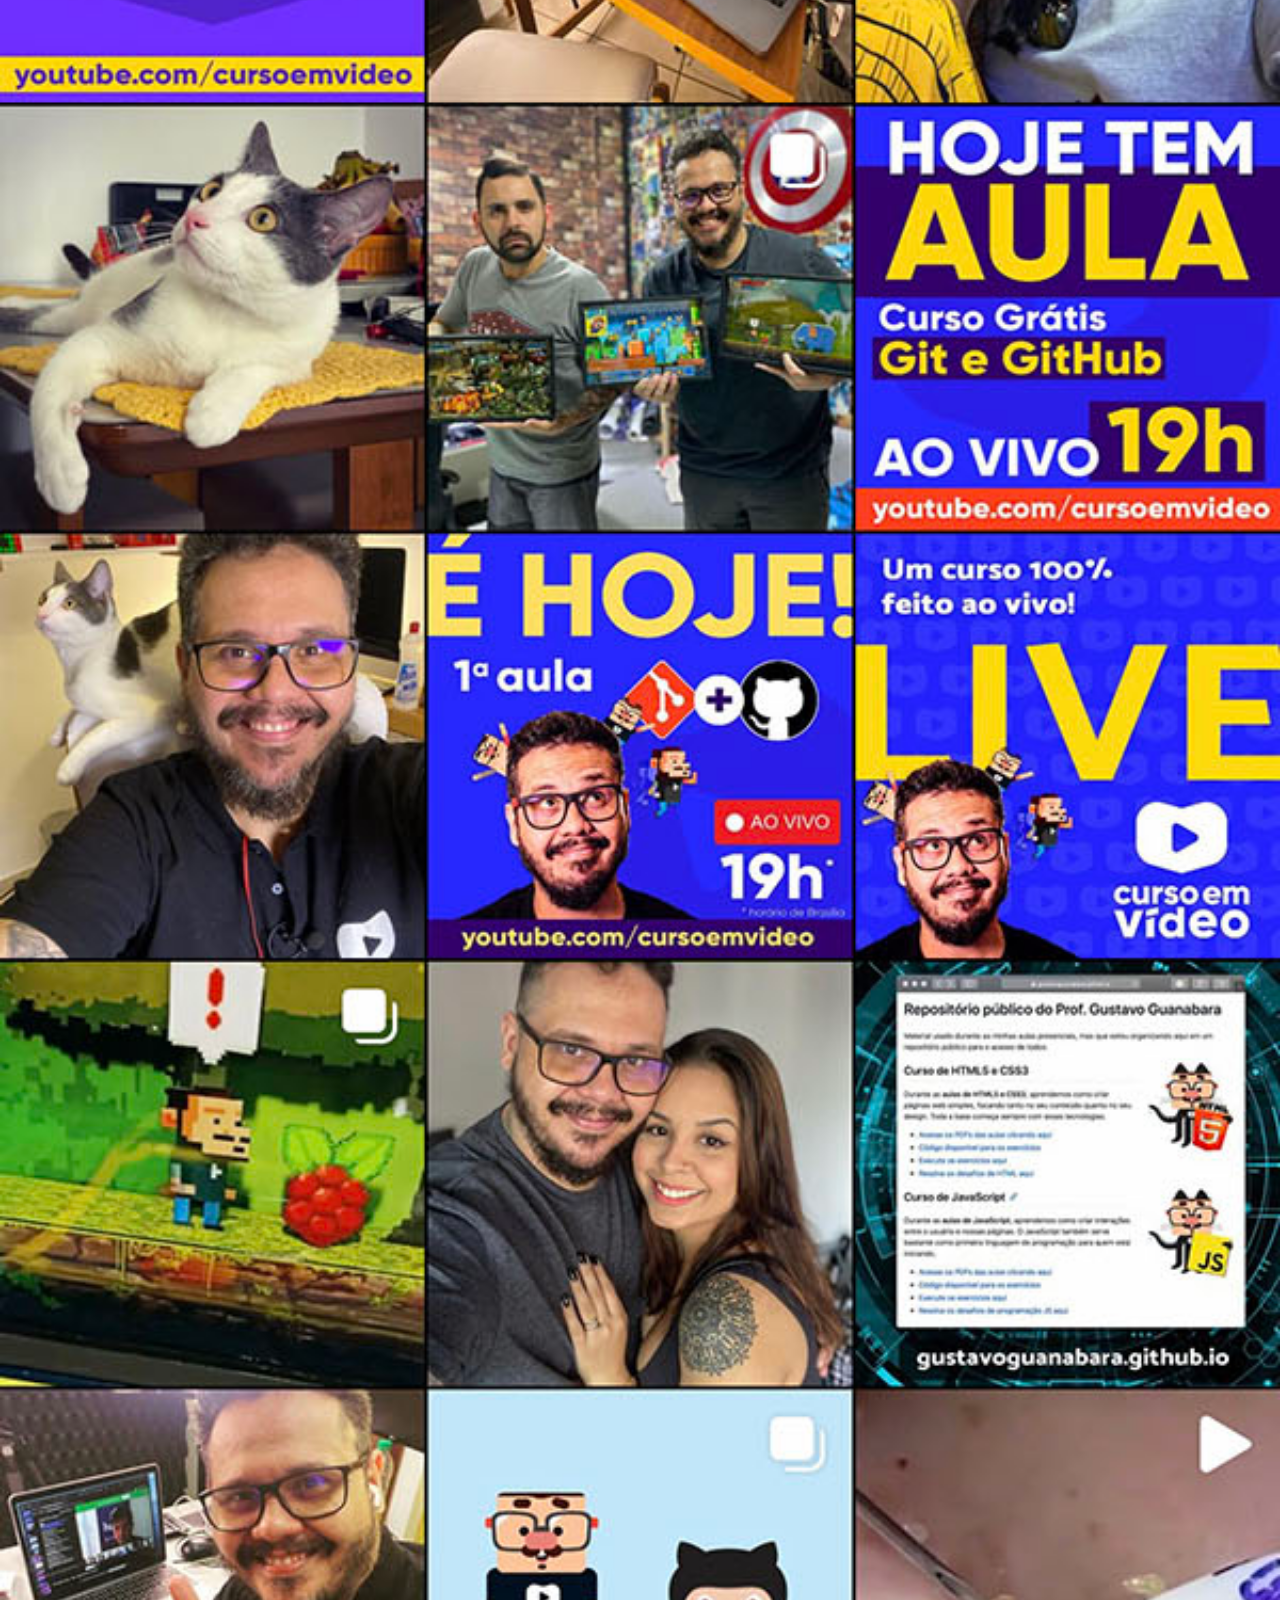
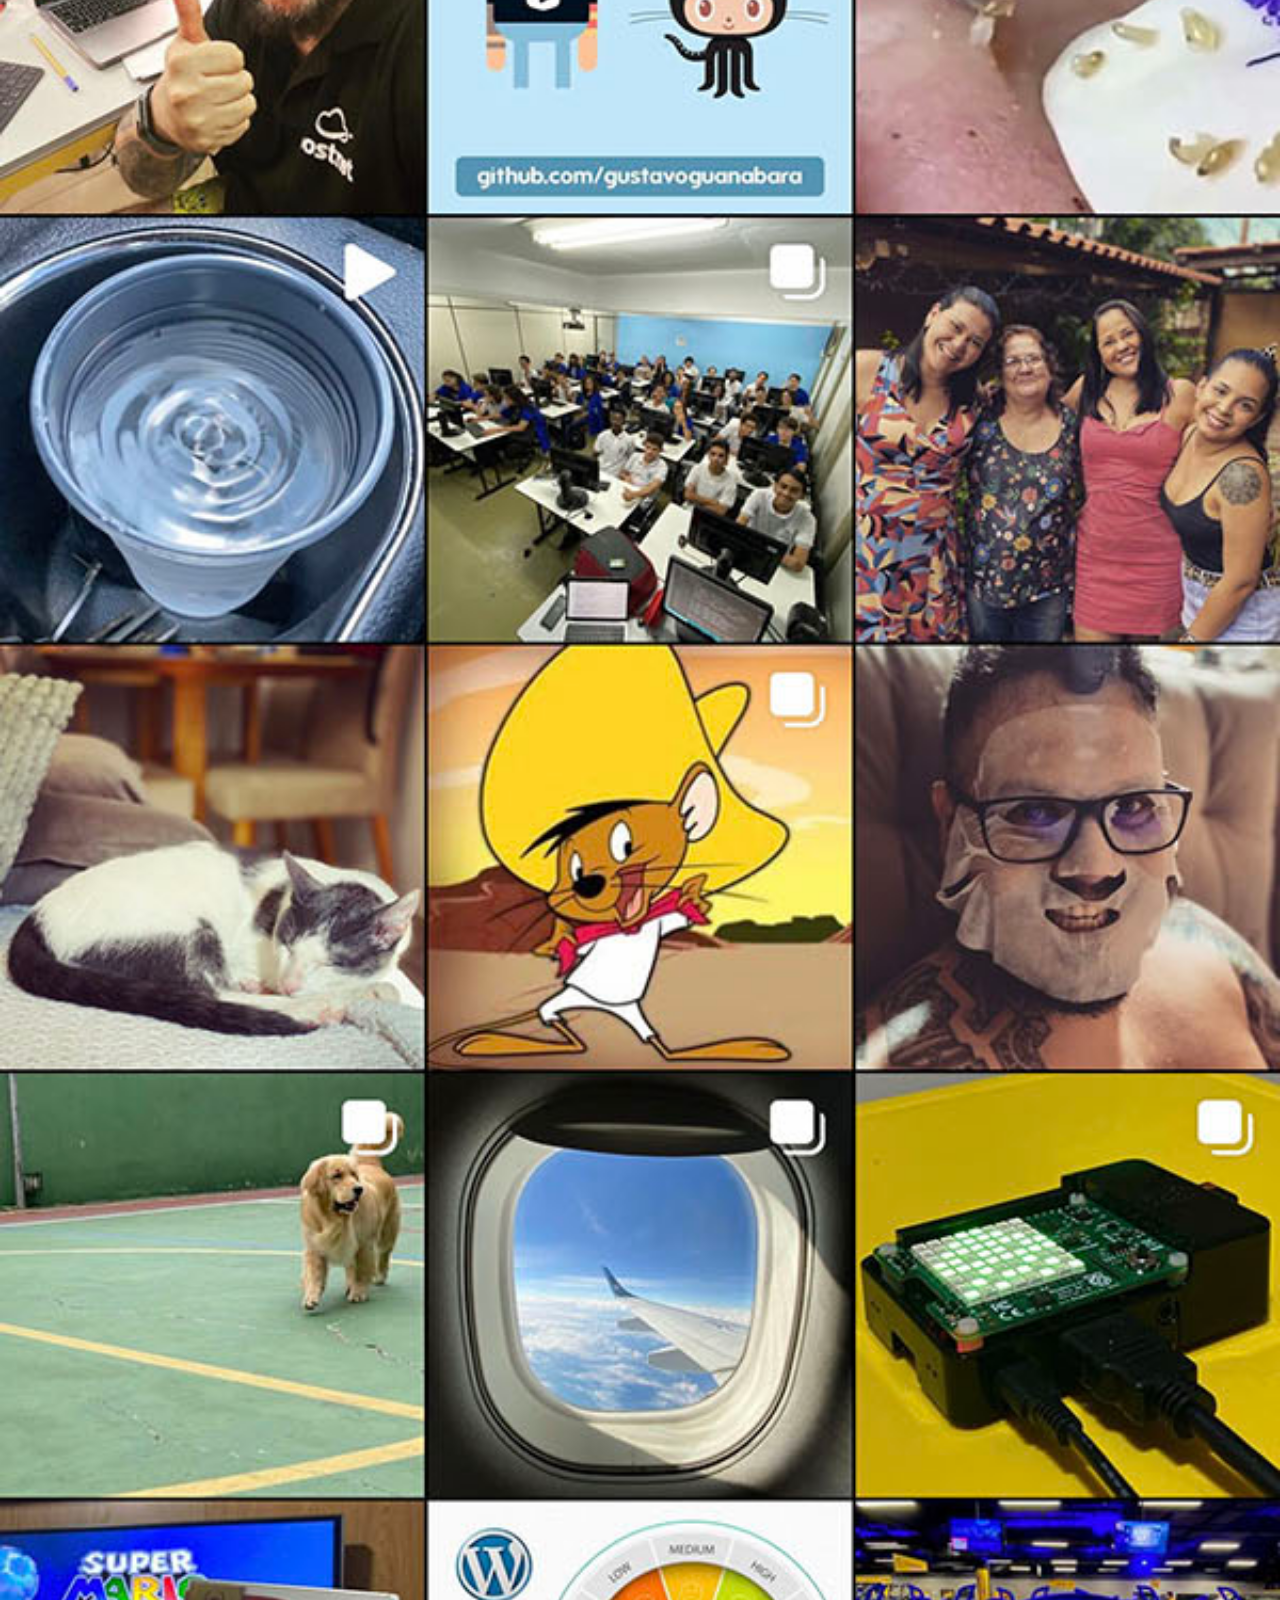
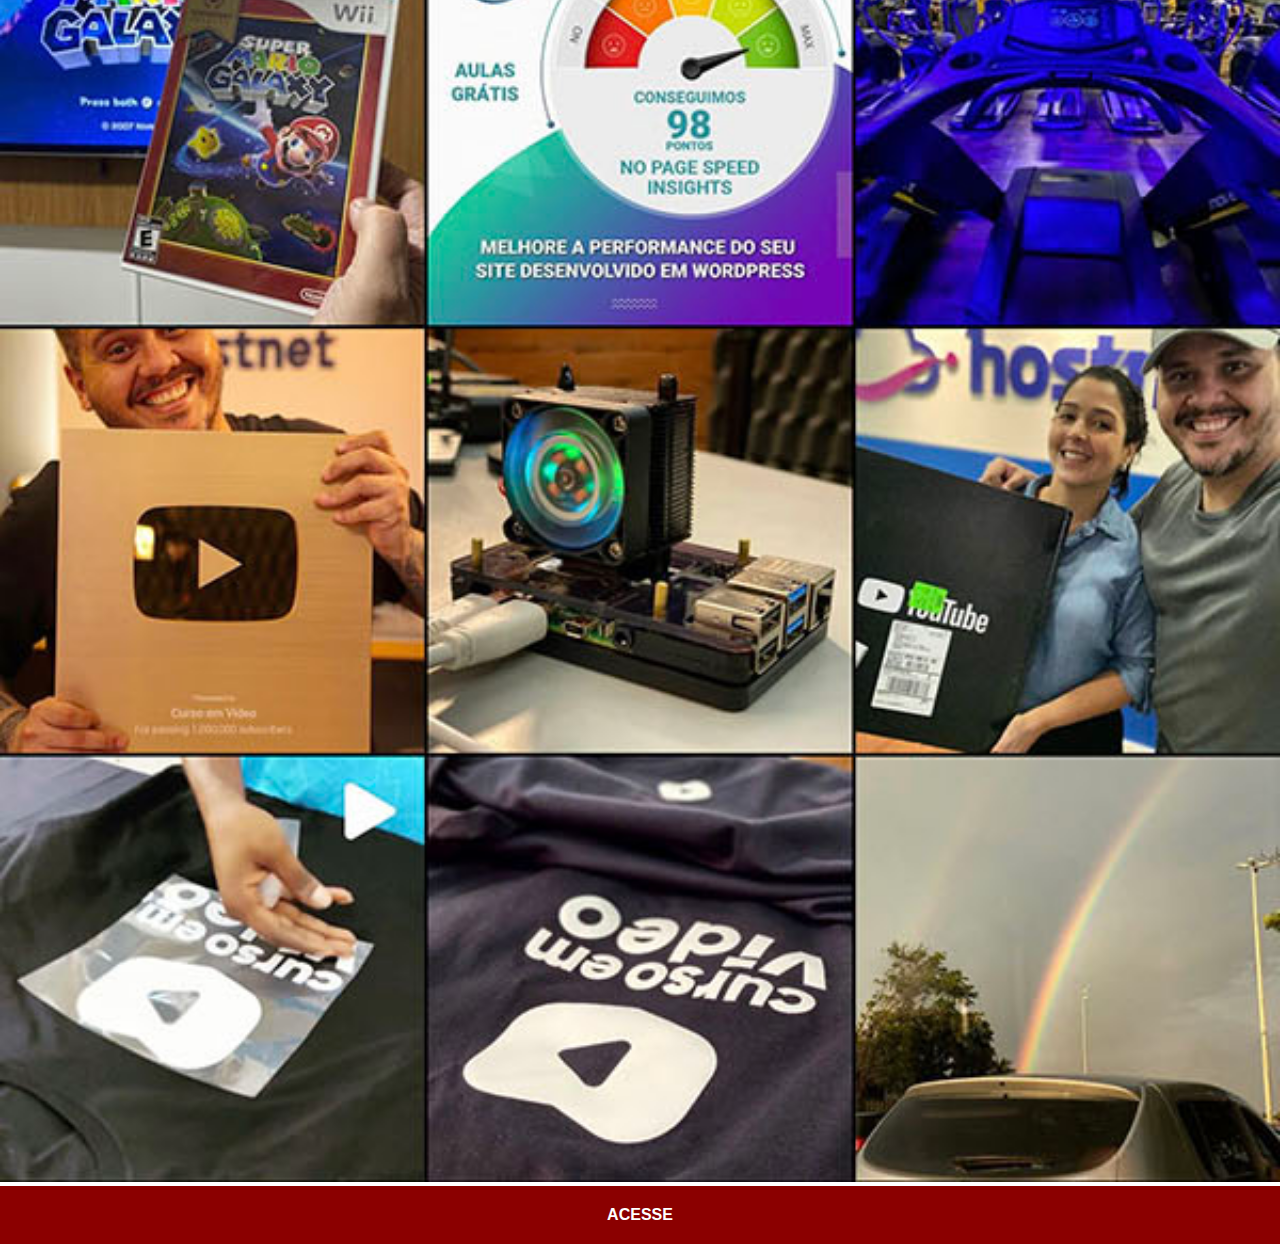
<file: html/instagram.html>
<!DOCTYPE html>
<html lang="pt-br">

<head>
    <meta charset="UTF-8">
    <meta name="viewport" content="width=device-width, initial-scale=1.0">
    <title>Instagram</title>
    <link rel="stylesheet" href="../estilos/social.css">
</head>

<body>
    <img src="../imagens/tela-instagram.jpg" alt="Instagram">
    <a href="https://www.instagram.com/gustavoguanabara" target="_blank" rel="external">ACESSE</a>
</body>

</html>
</file>
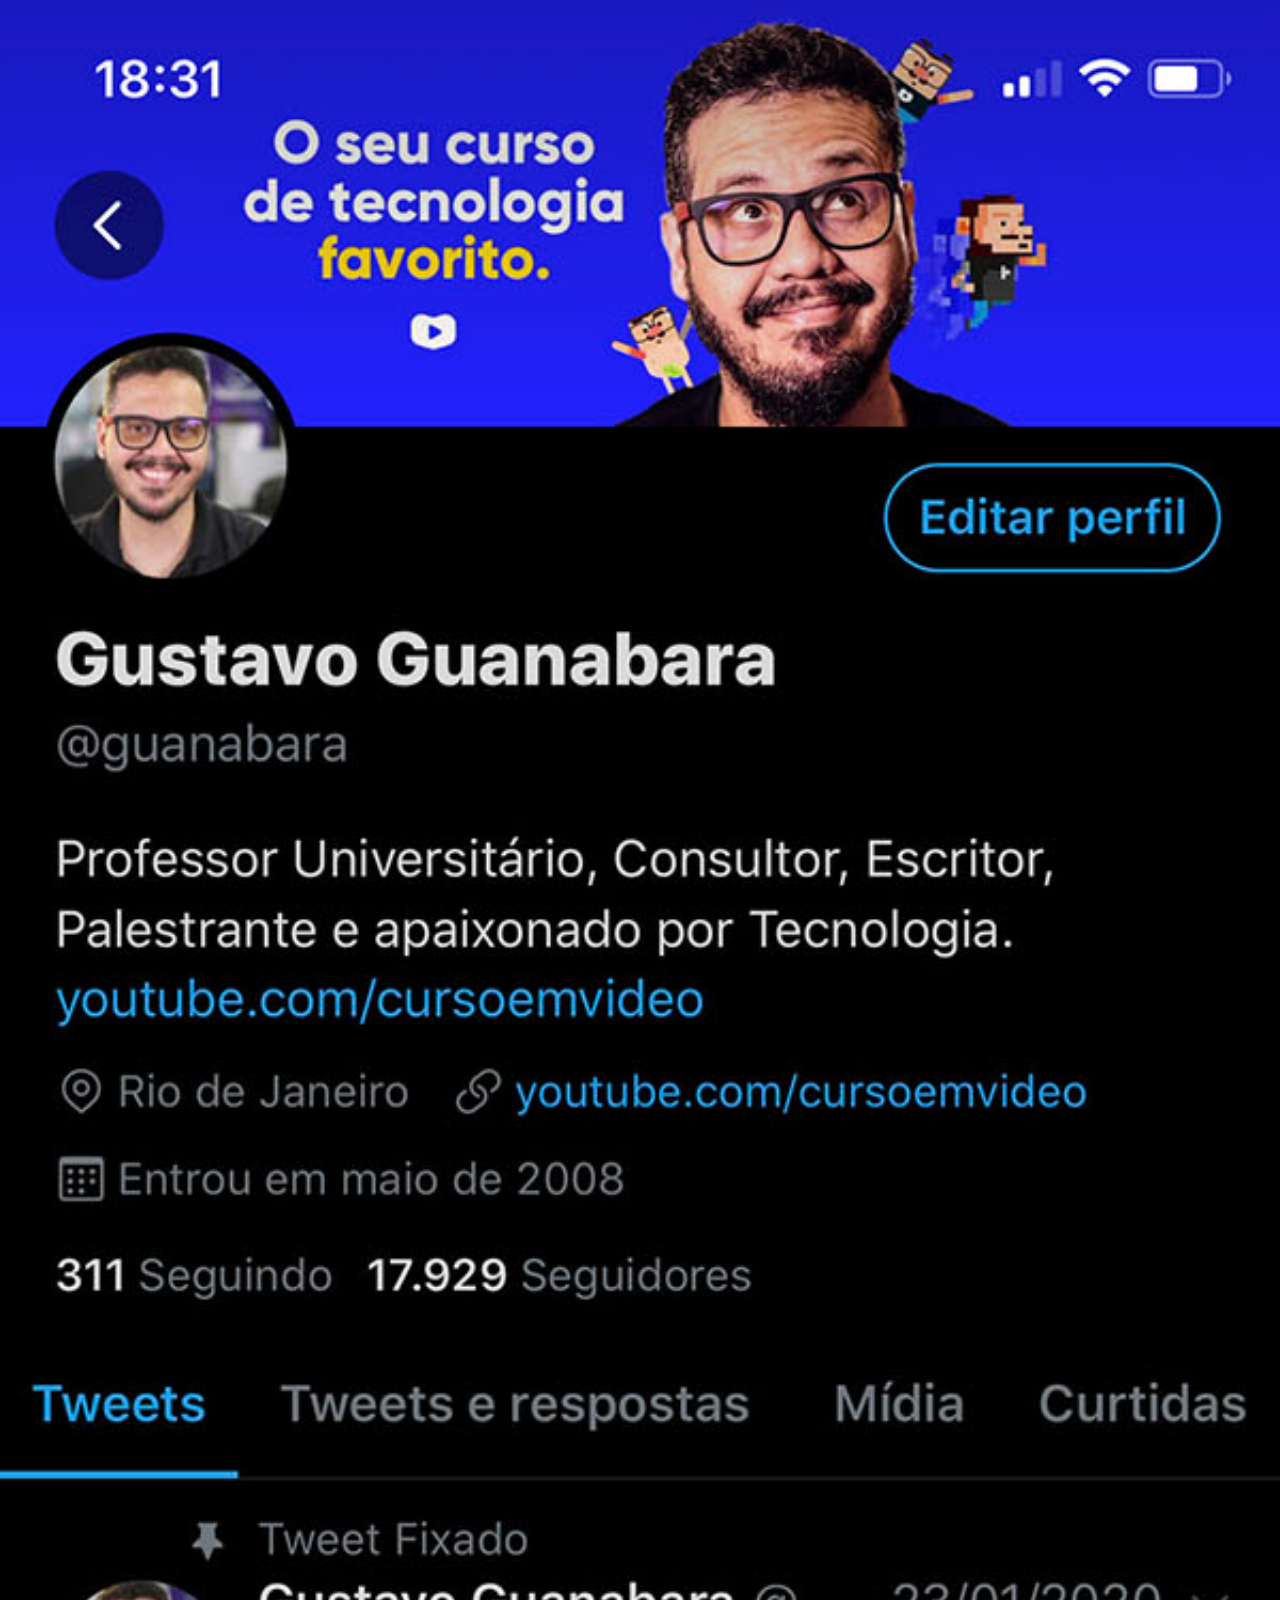
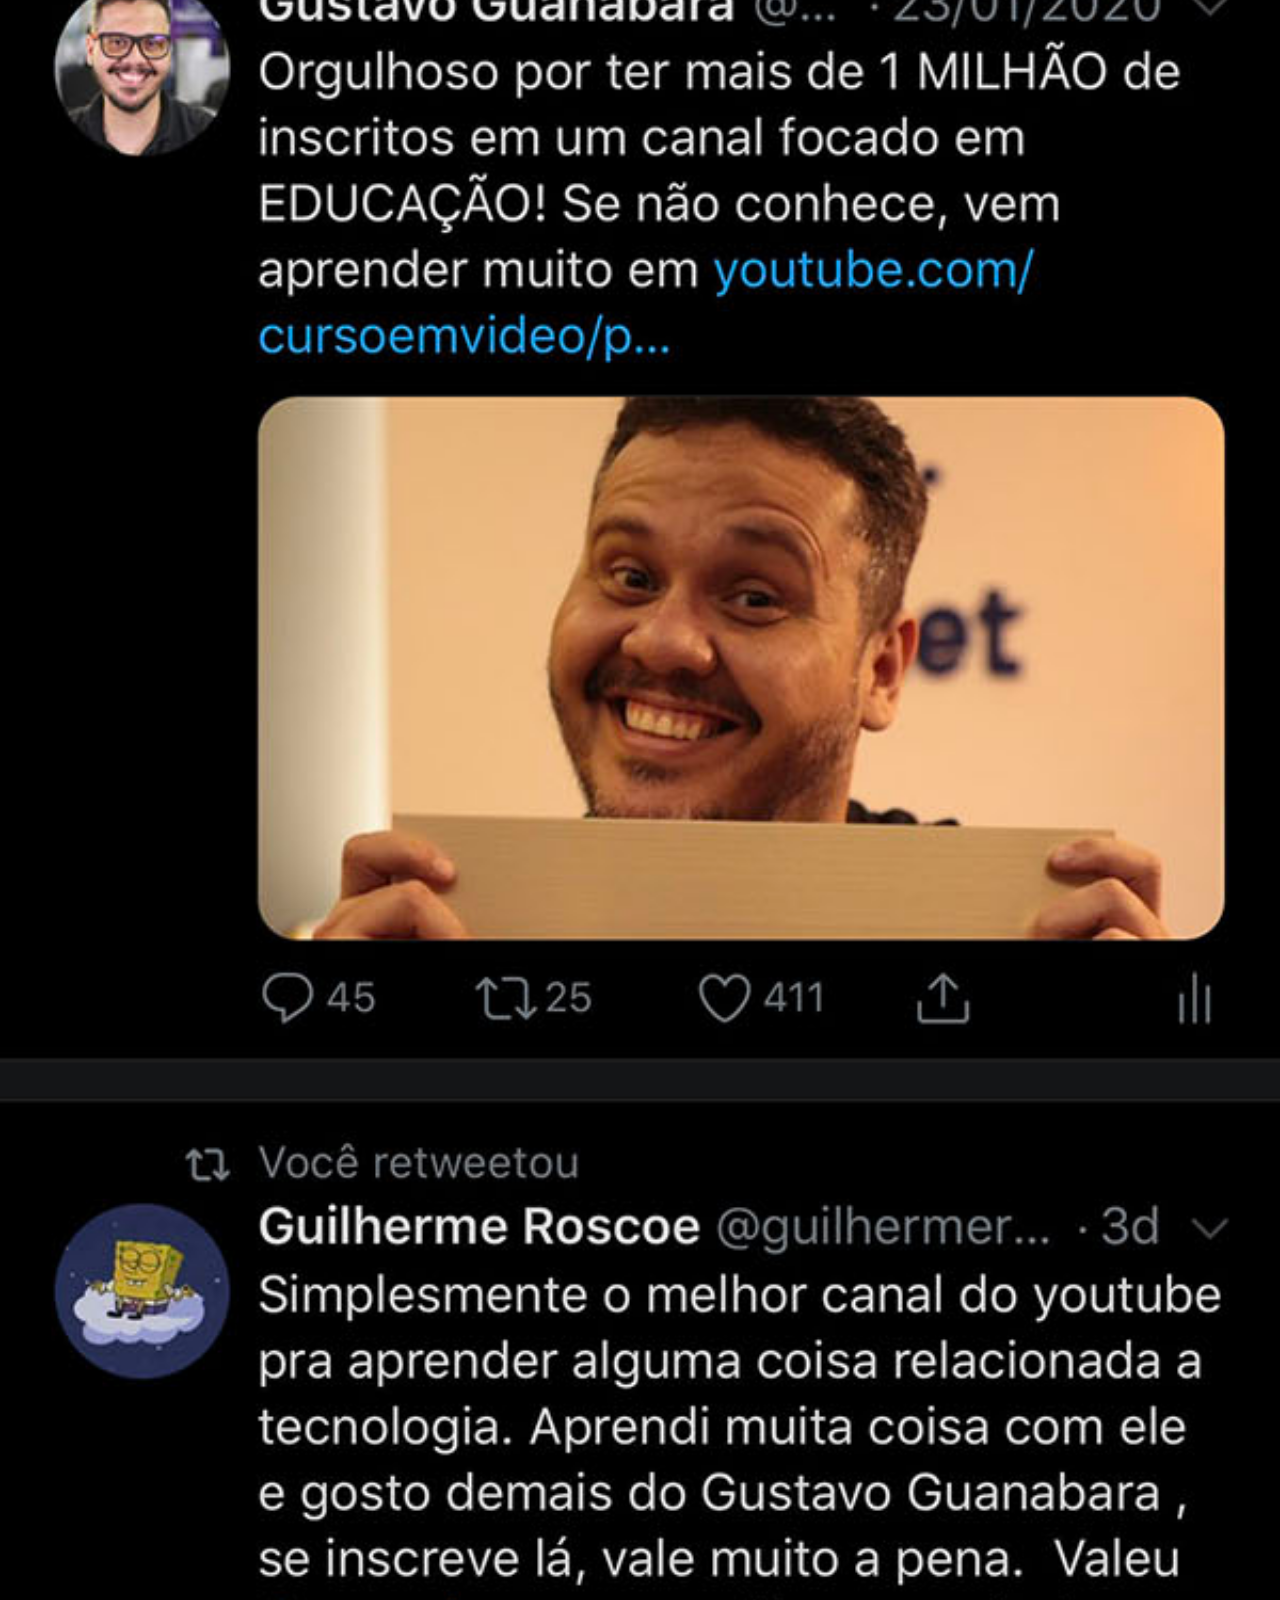
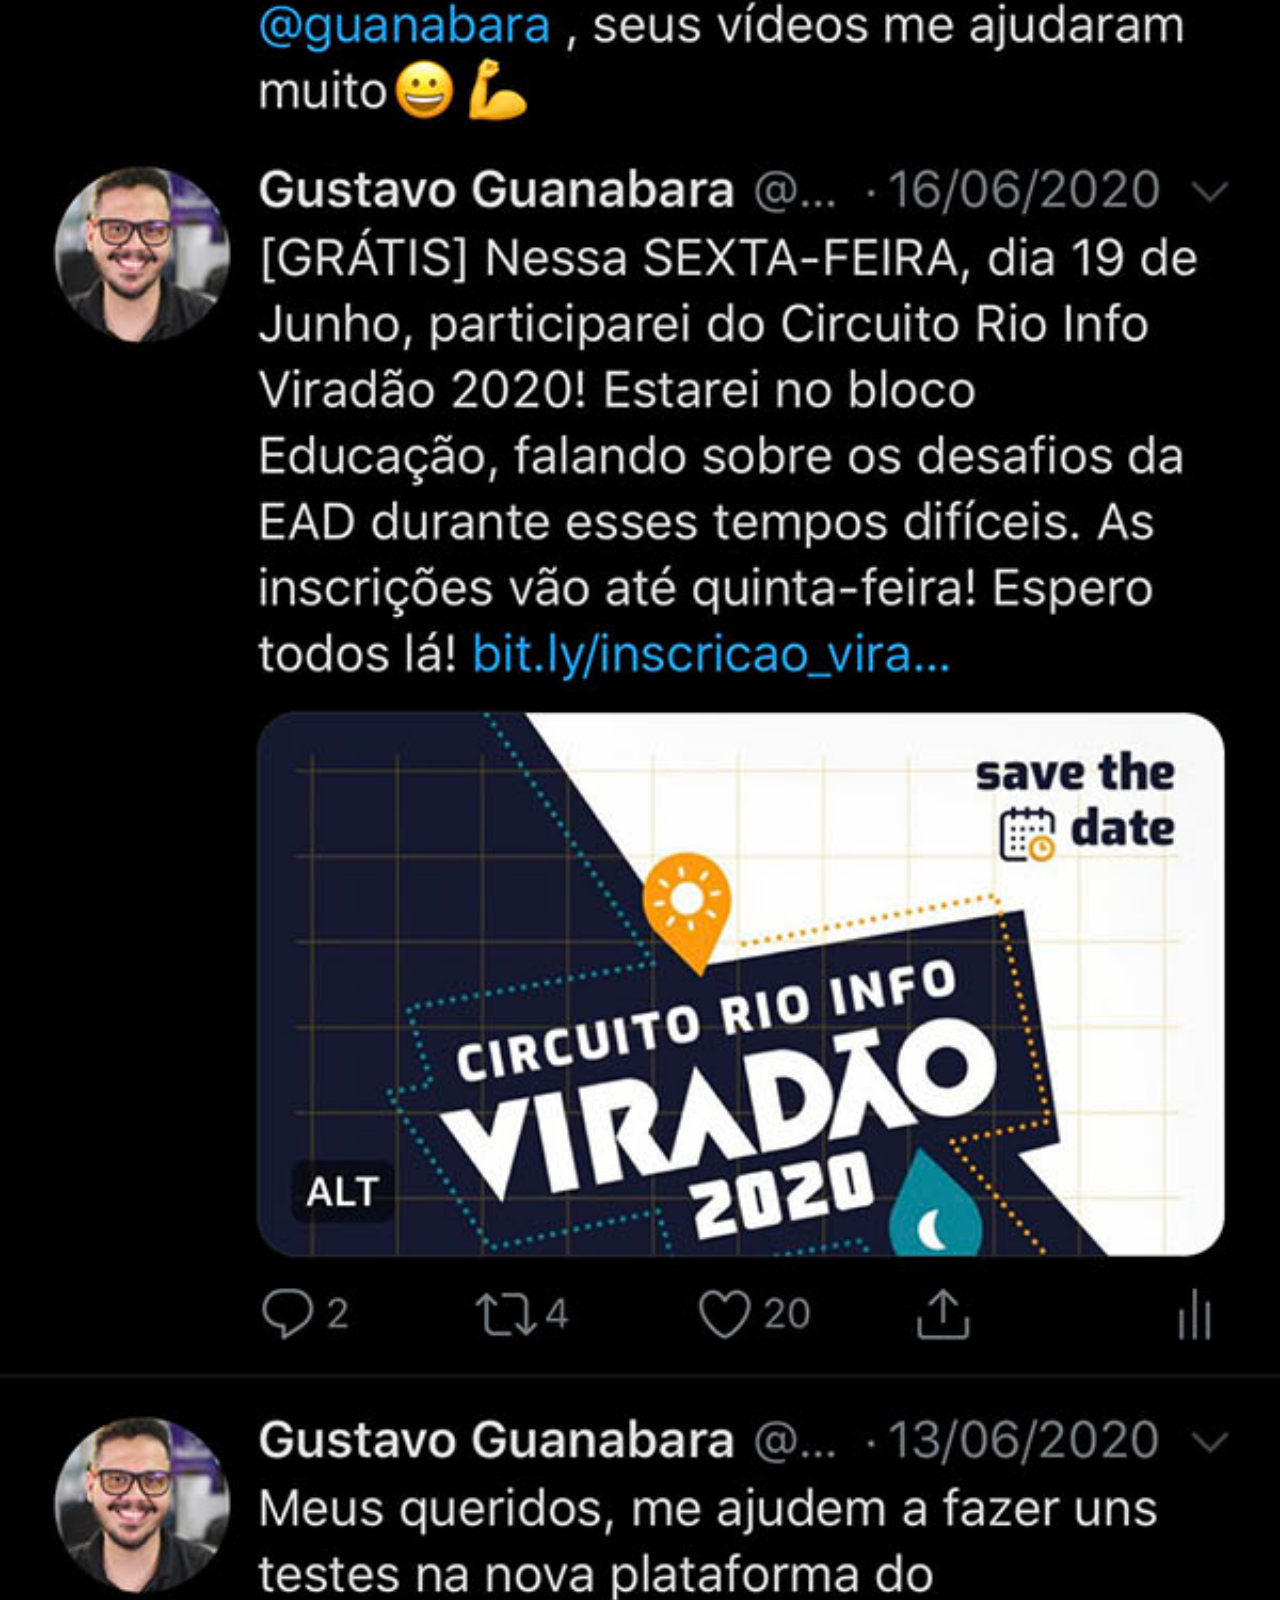
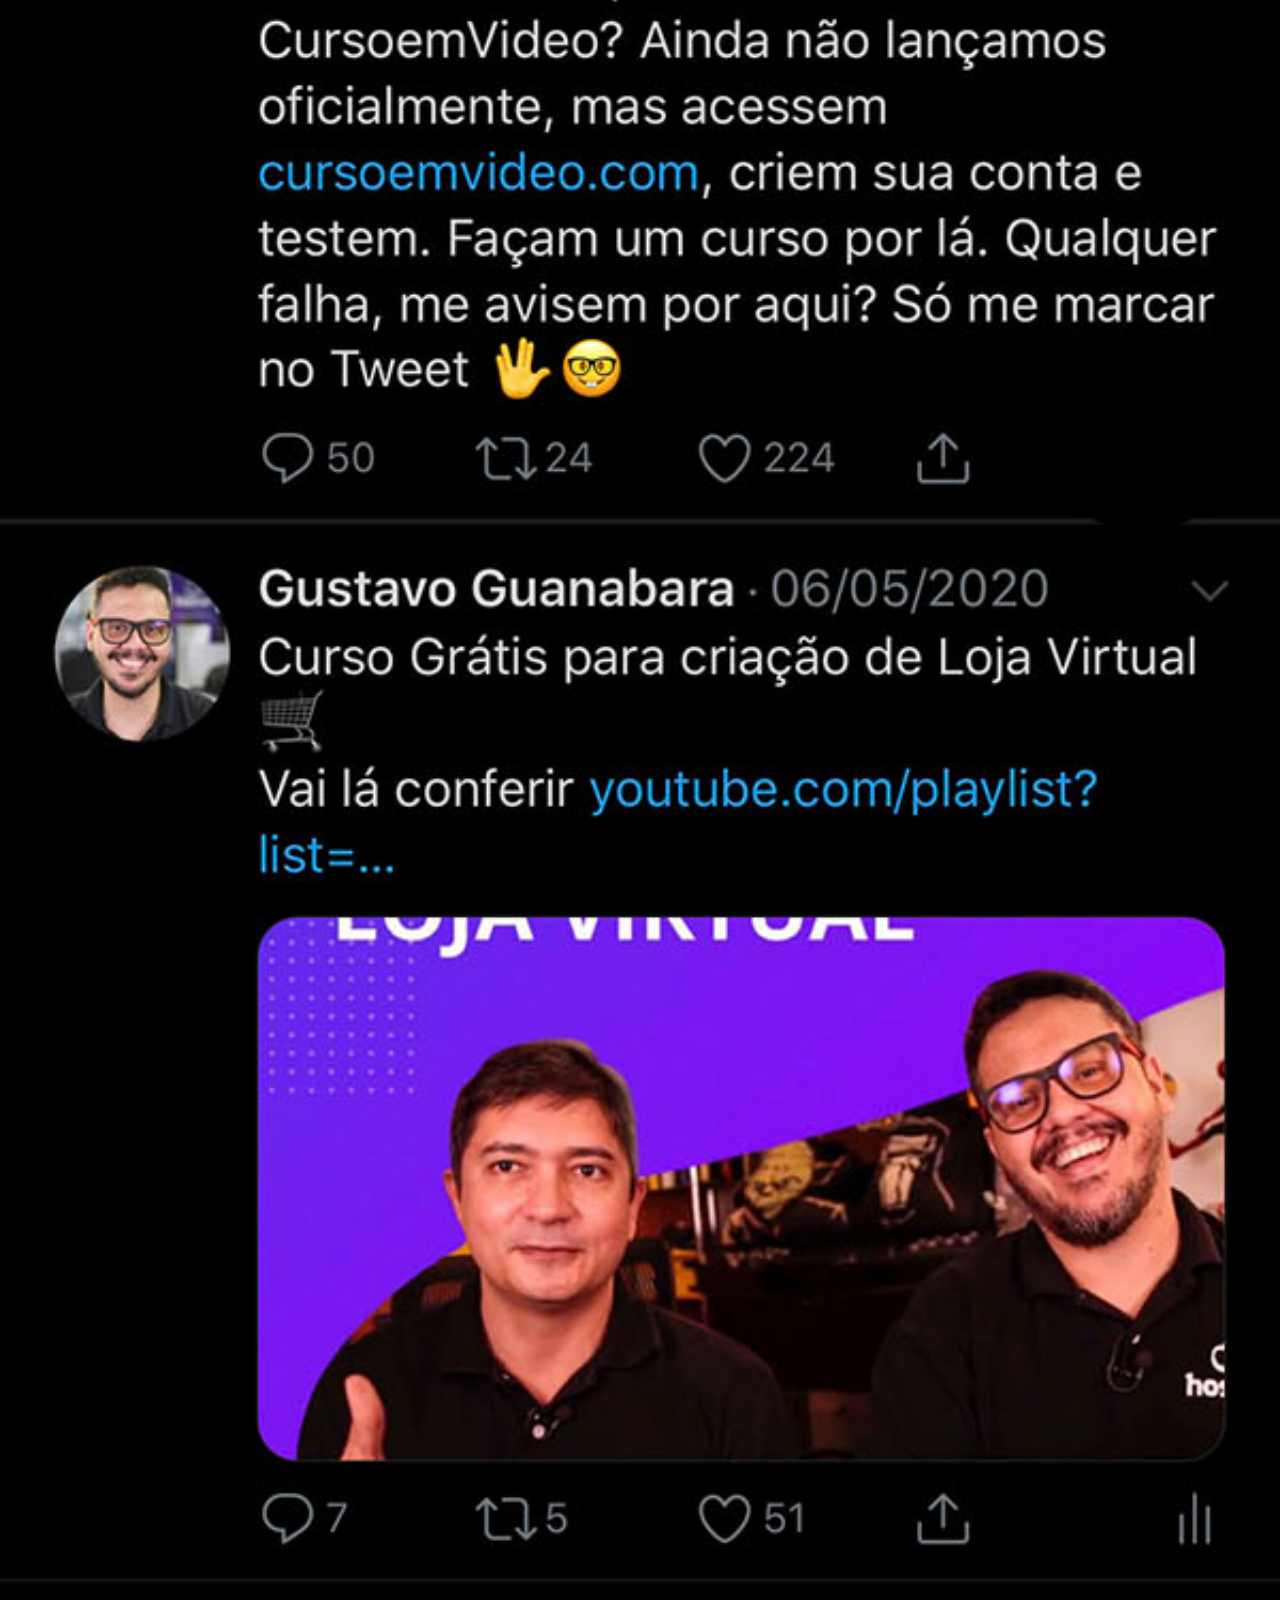
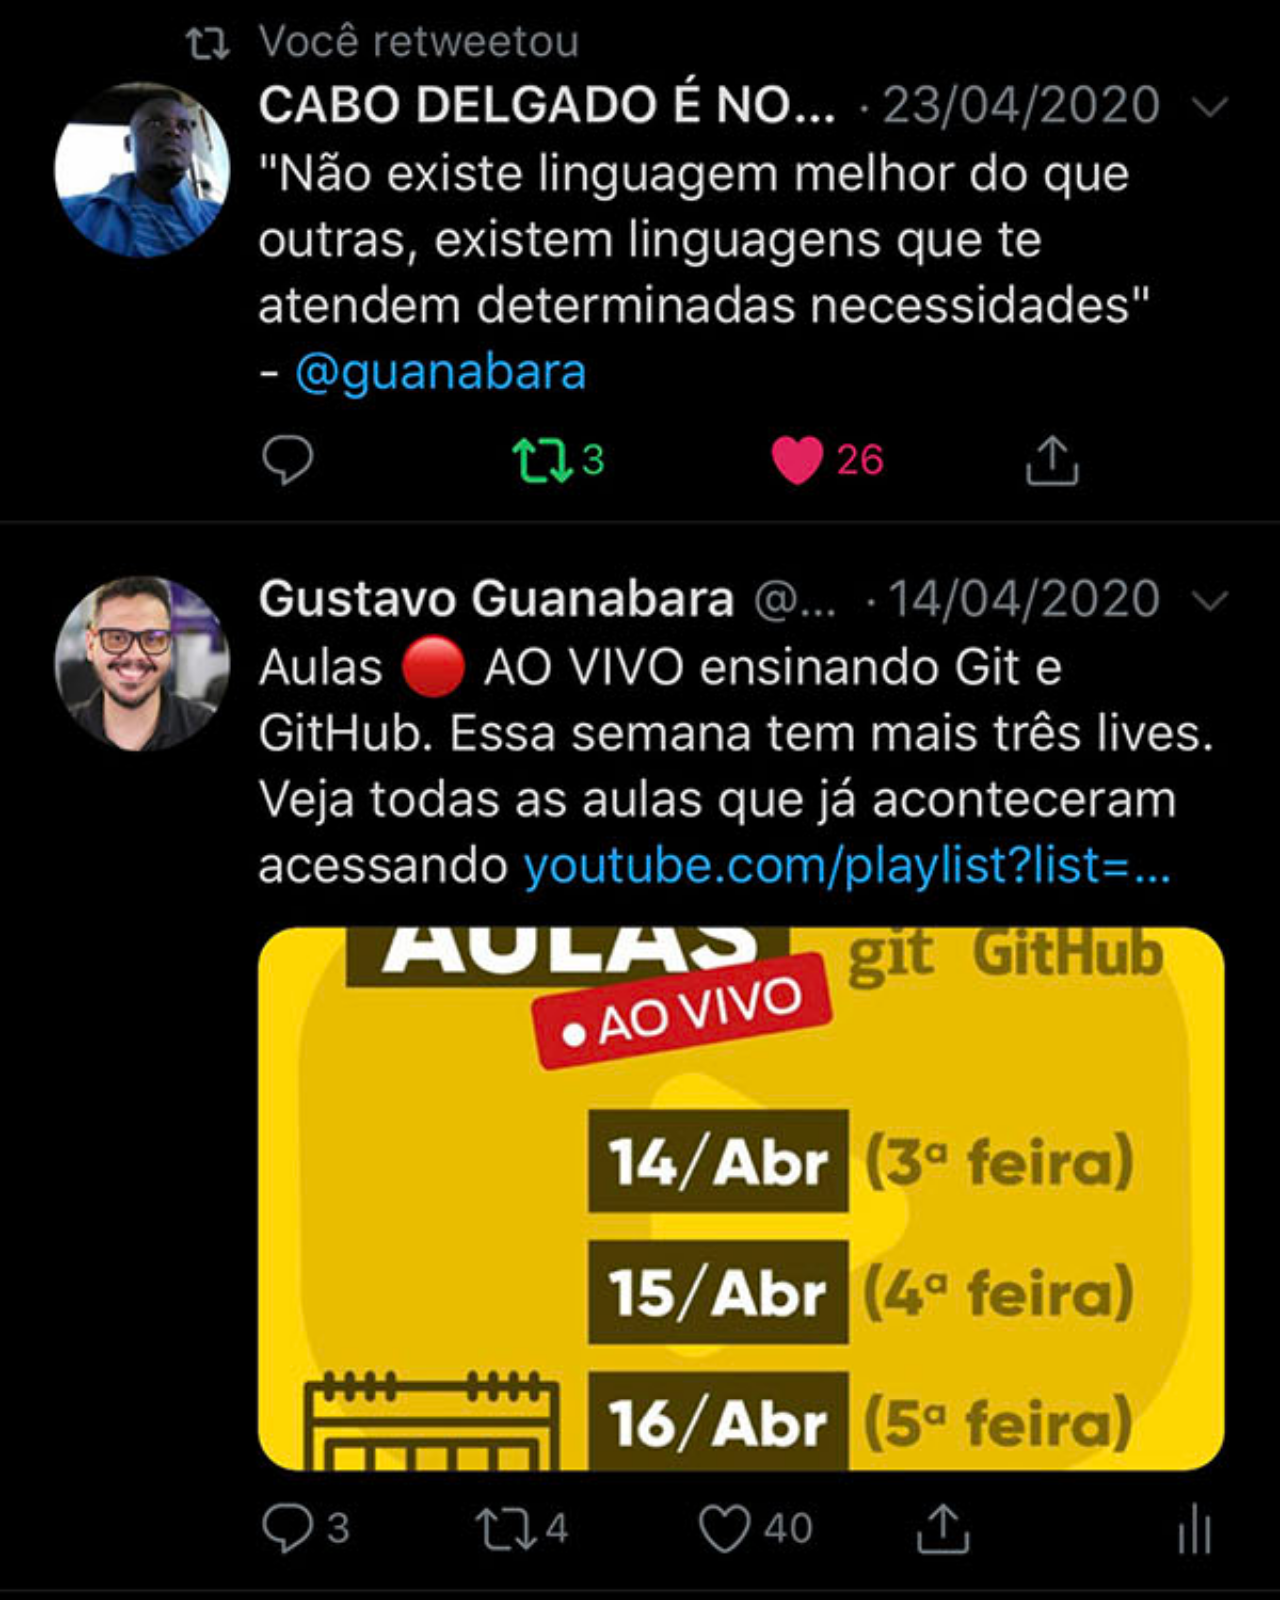
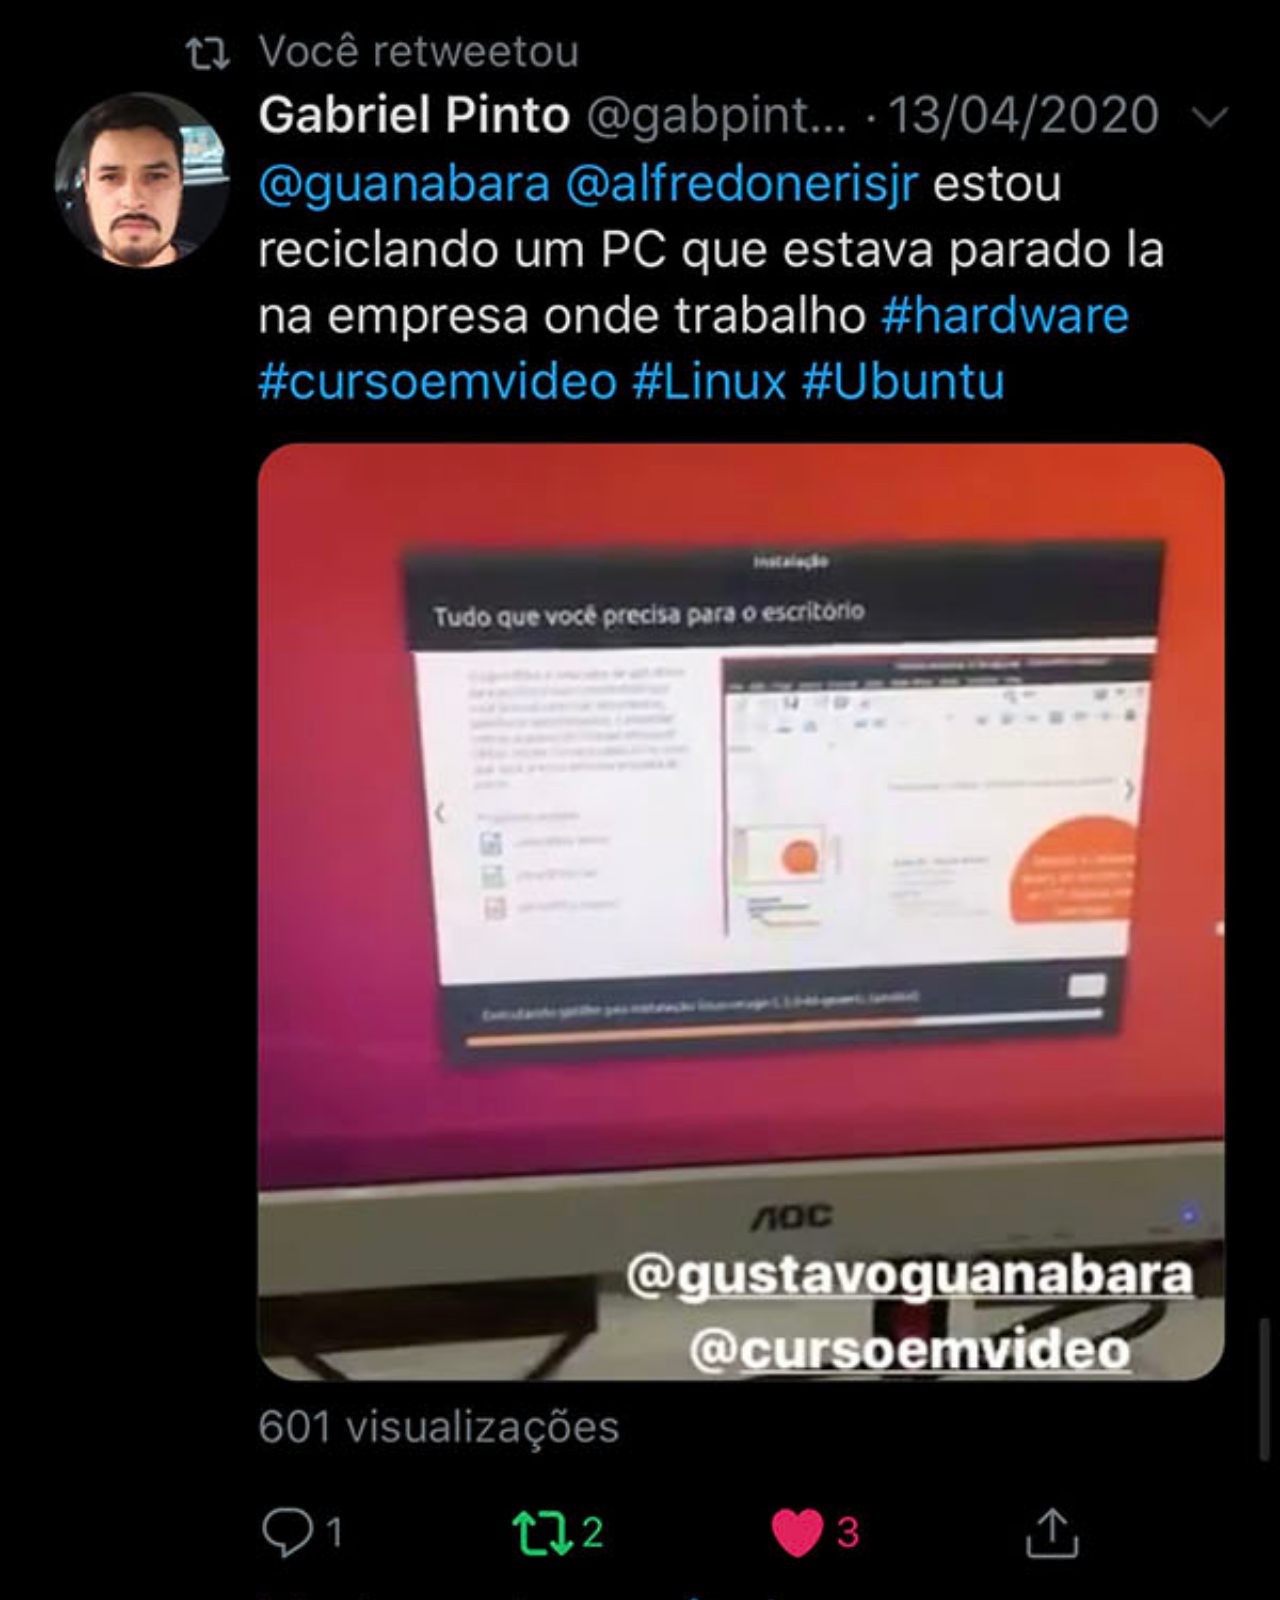
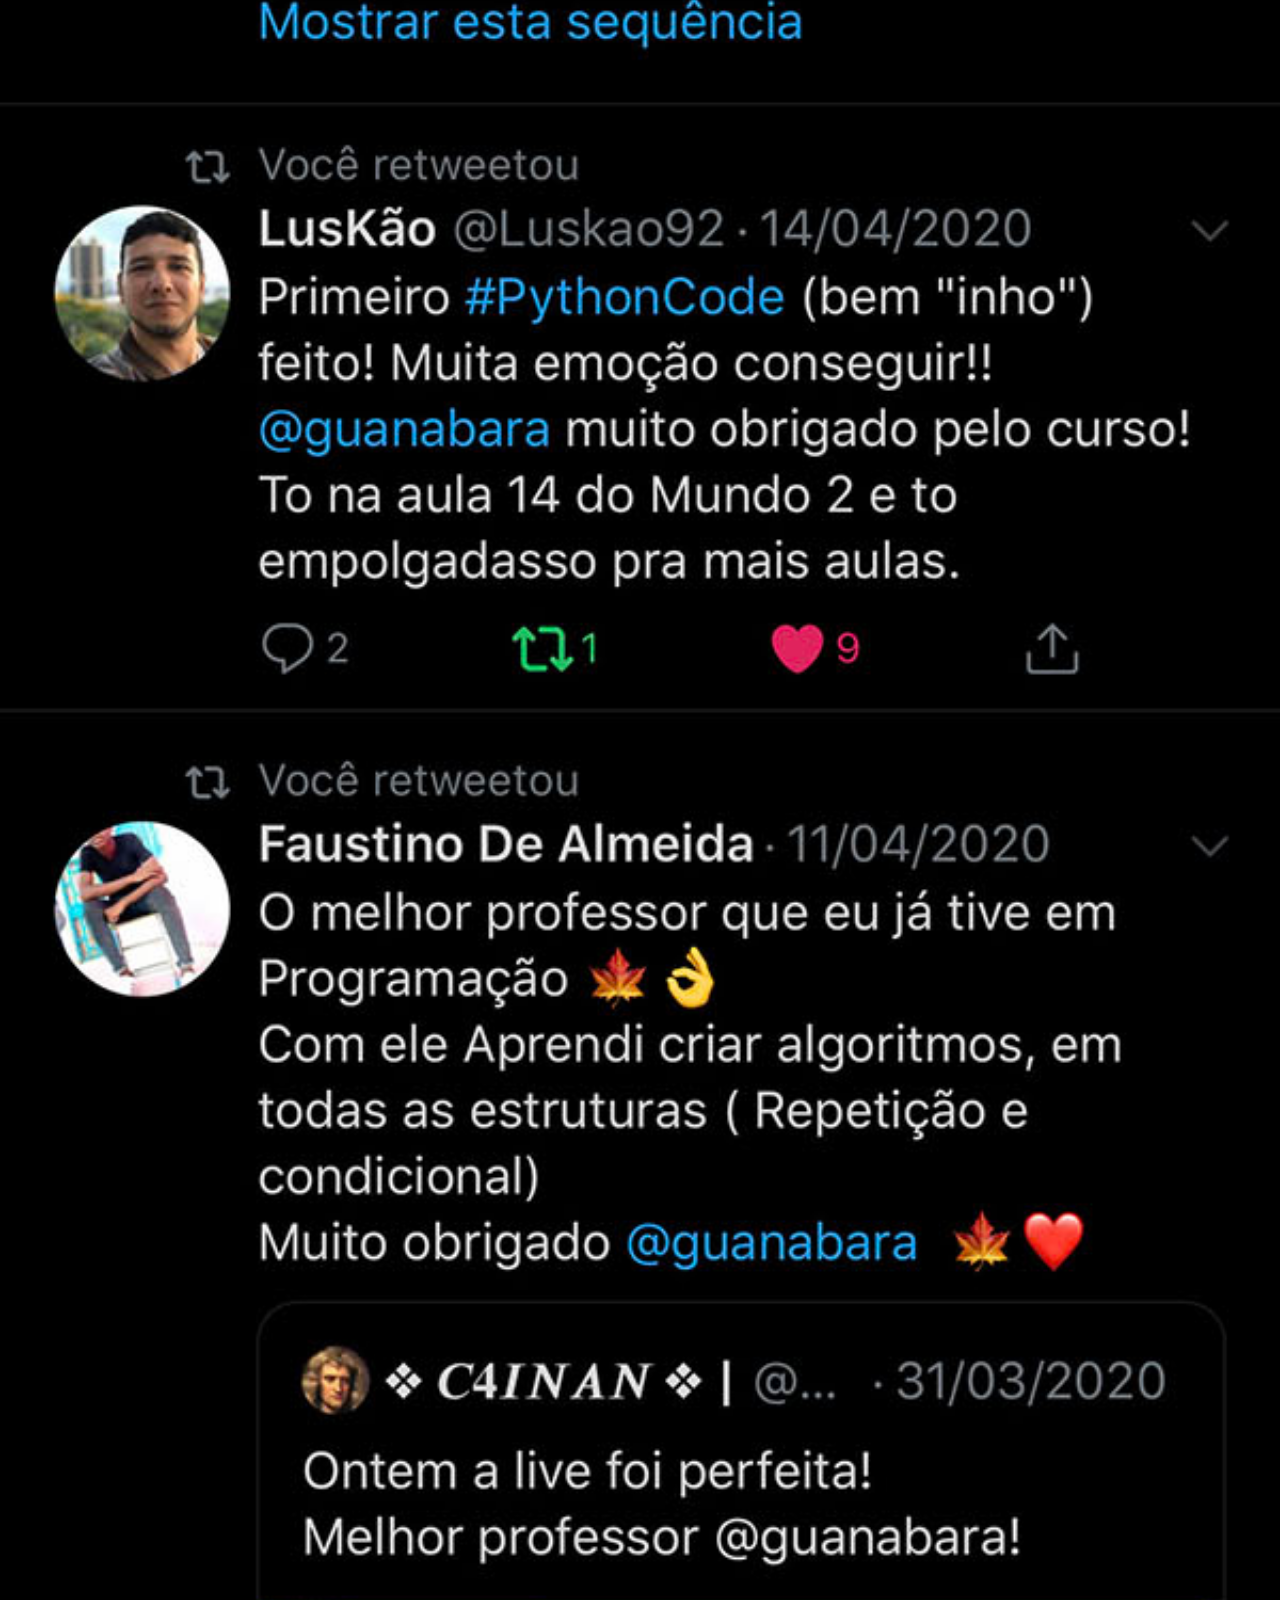
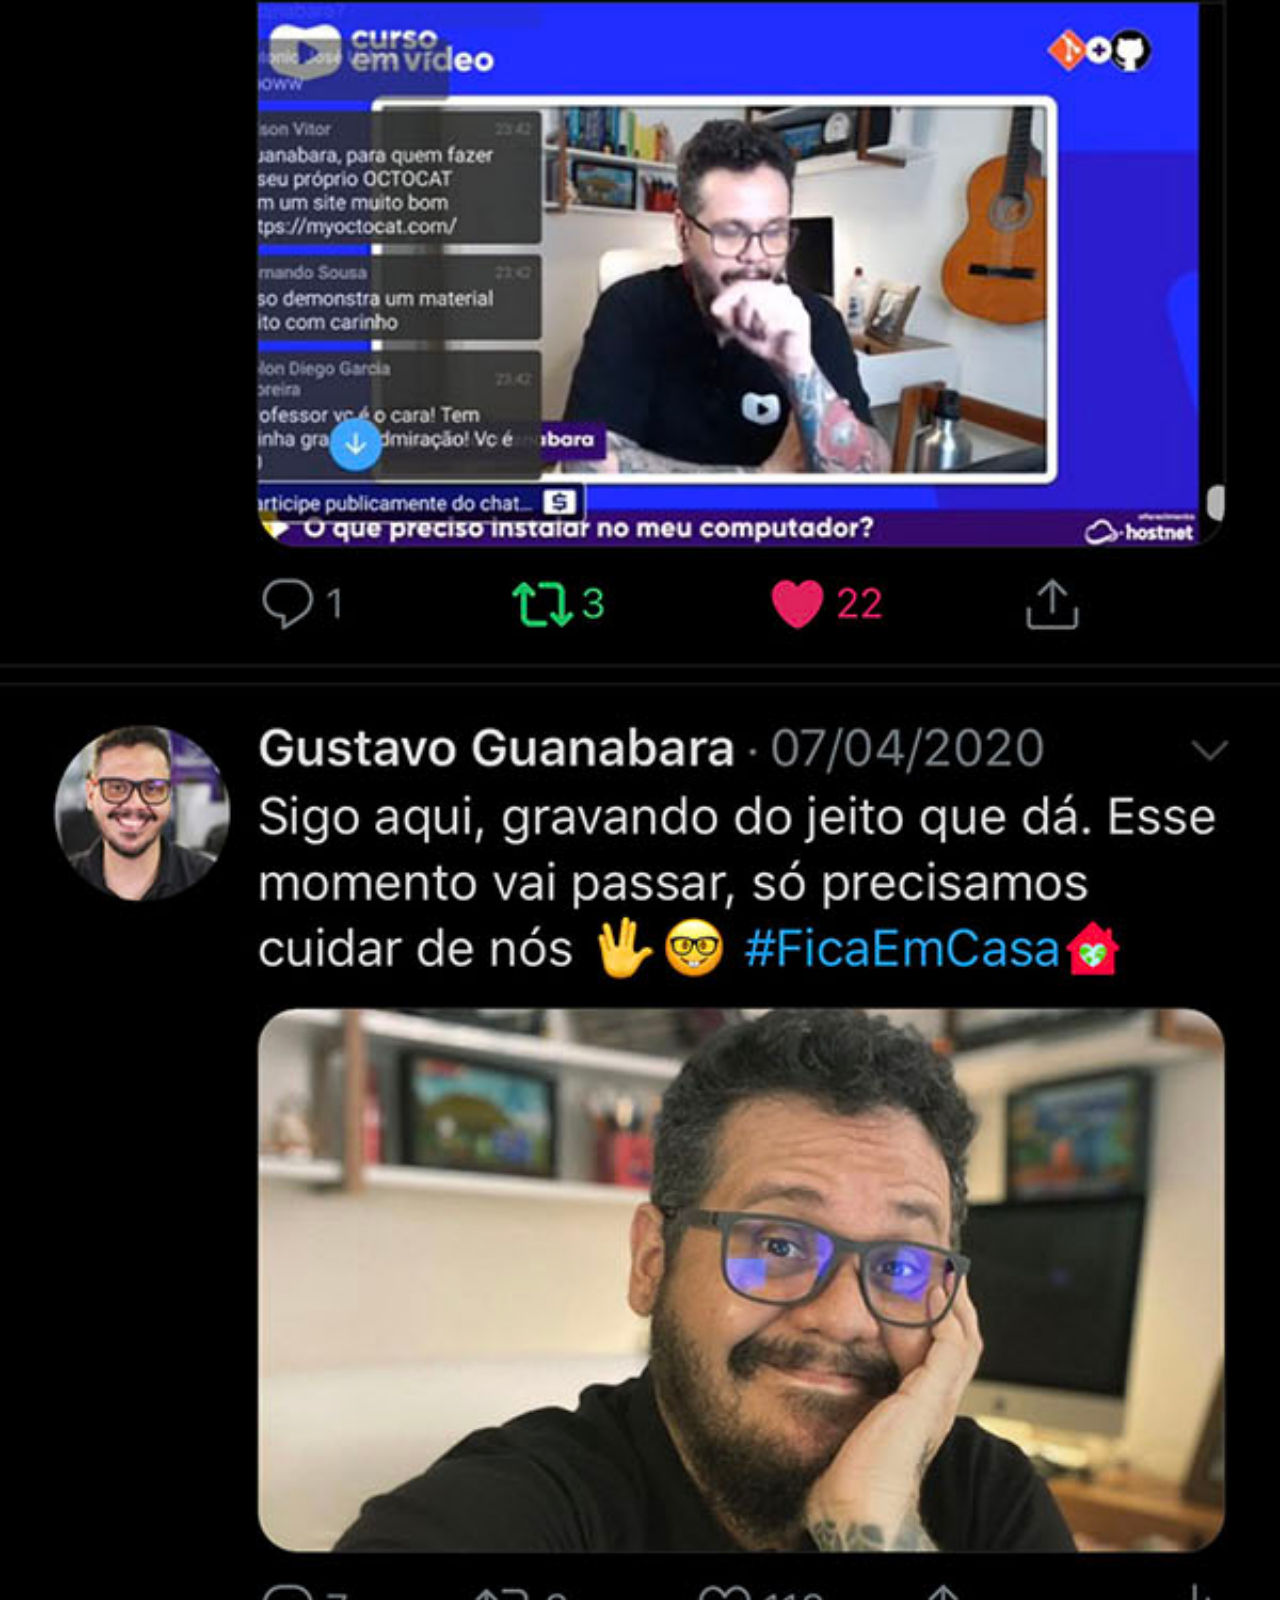
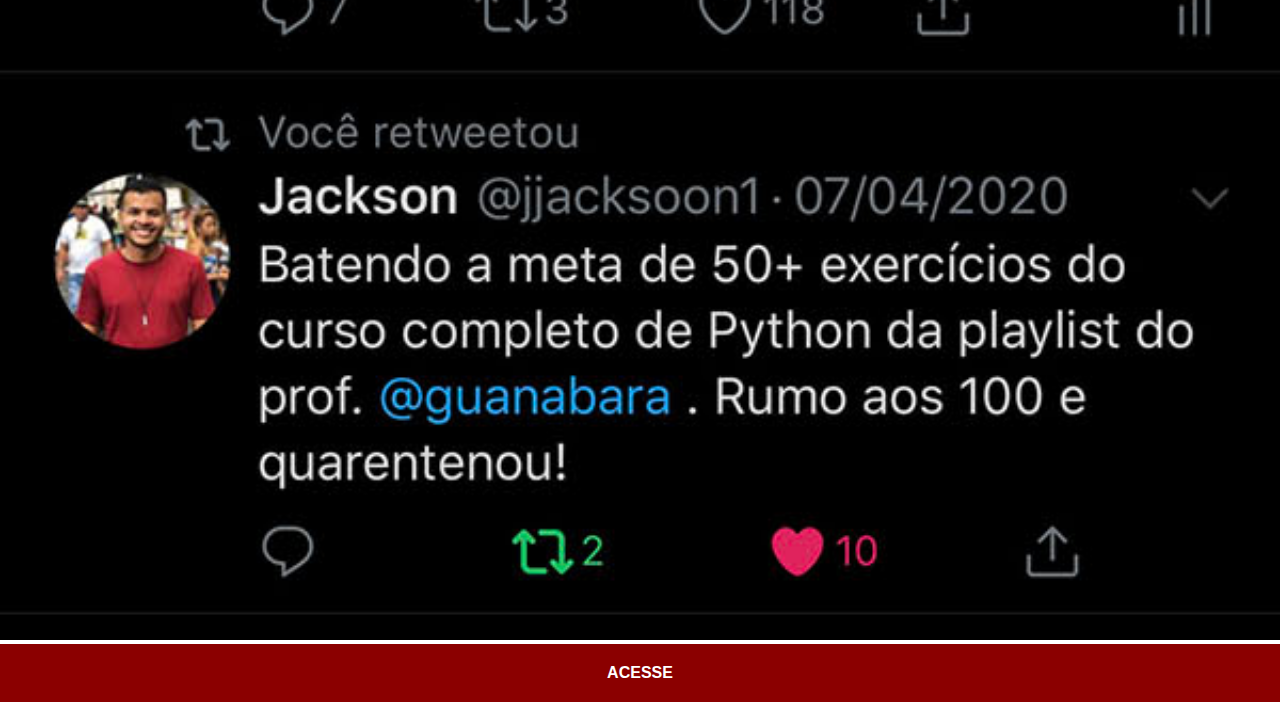
<file: html/twitter.html>
<!DOCTYPE html>
<html lang="pt-br">

<head>
    <meta charset="UTF-8">
    <meta name="viewport" content="width=device-width, initial-scale=1.0">
    <title>Twitter</title>
    <link rel="stylesheet" href="../estilos/social.css">
</head>

<body>
    <img src="../imagens/tela-twitter.jpg" alt="Twitter">
    <a href="https://twitter.com/guanabara" target="_blank" rel="external">ACESSE</a>
</body>

</html>
</file>
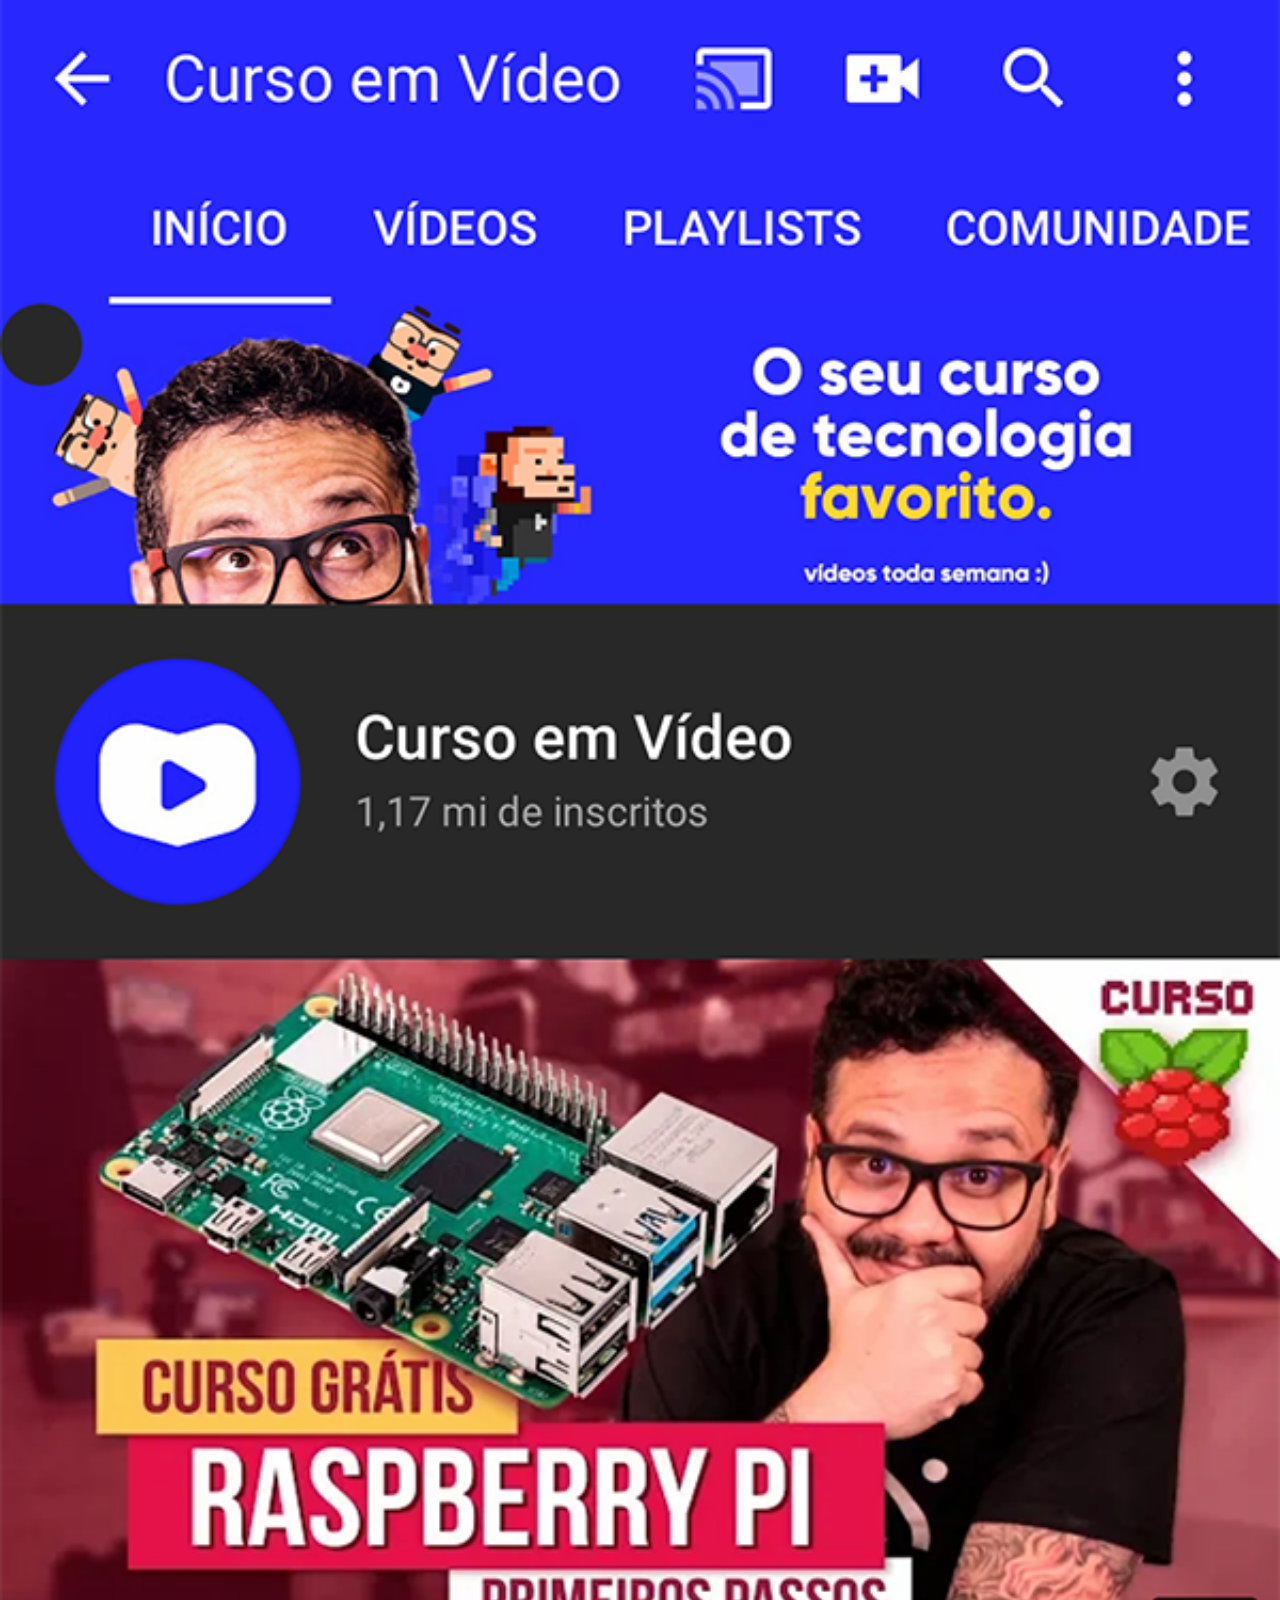
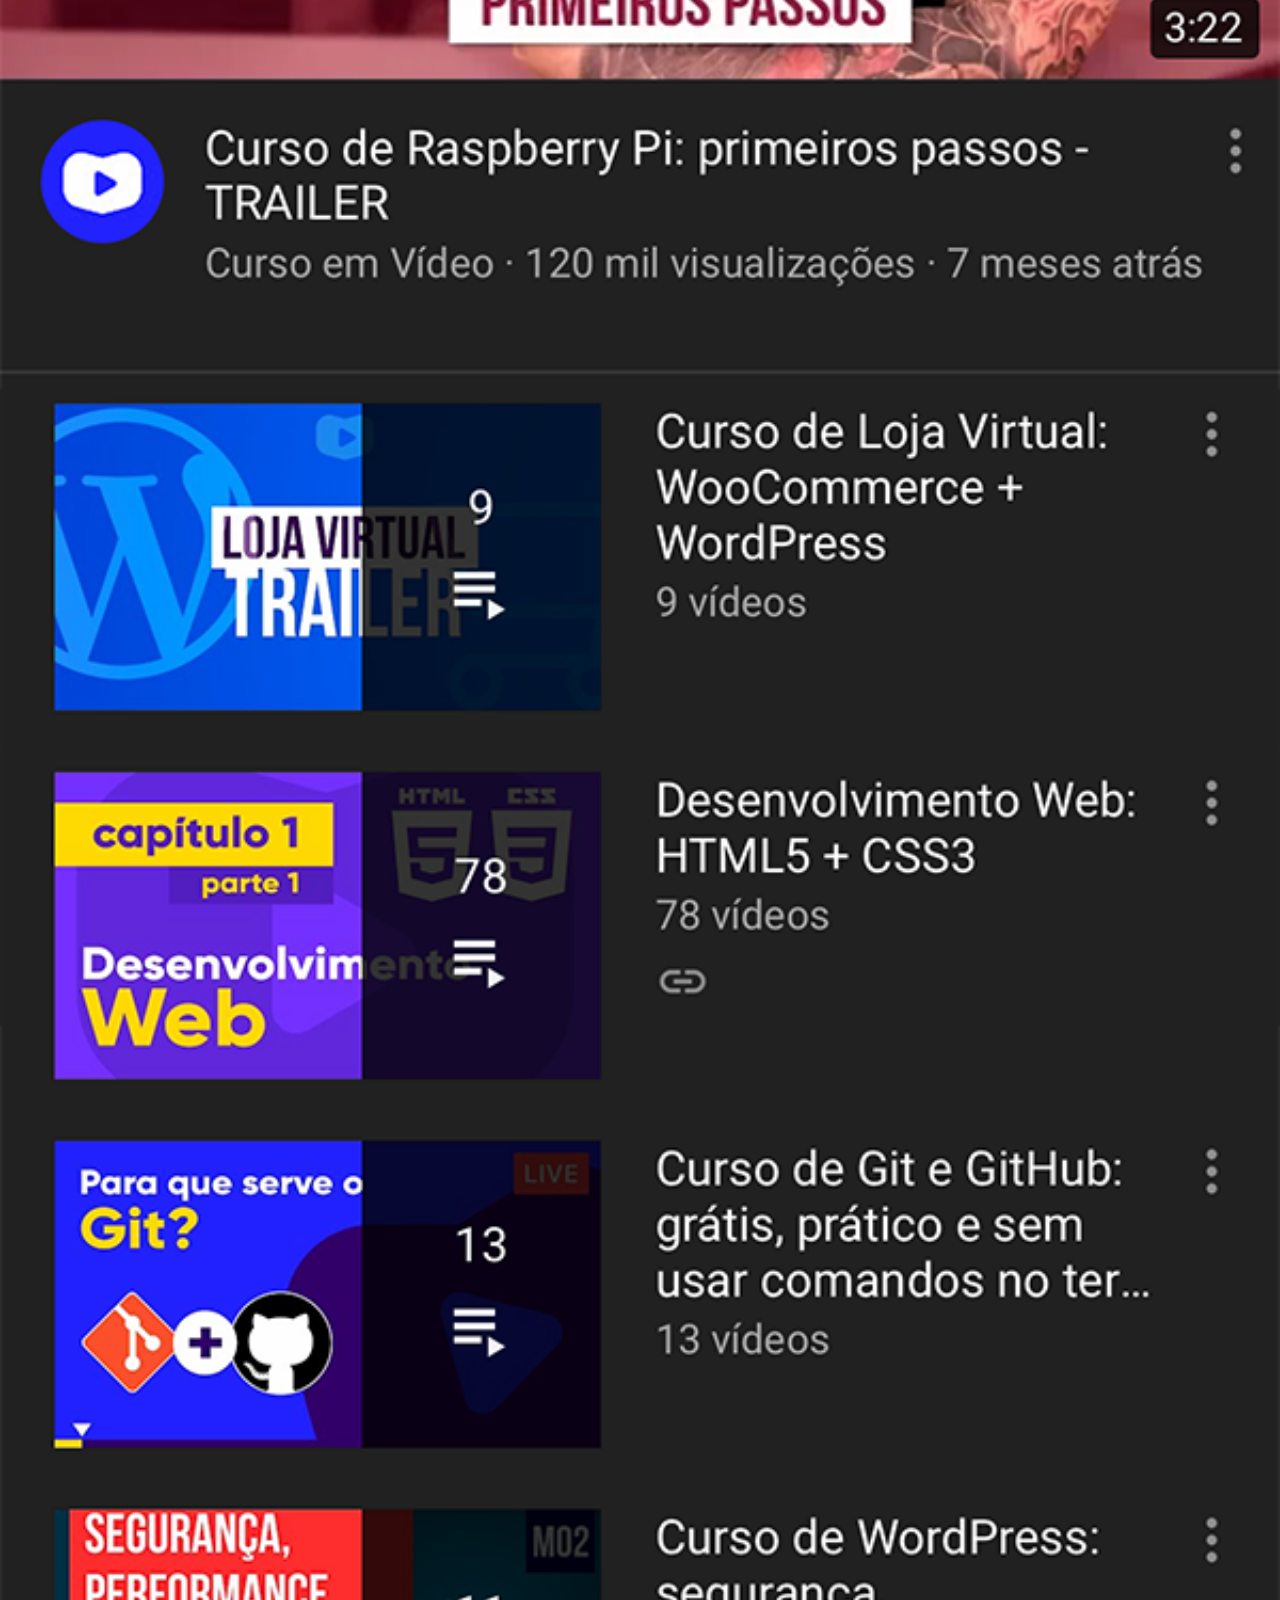
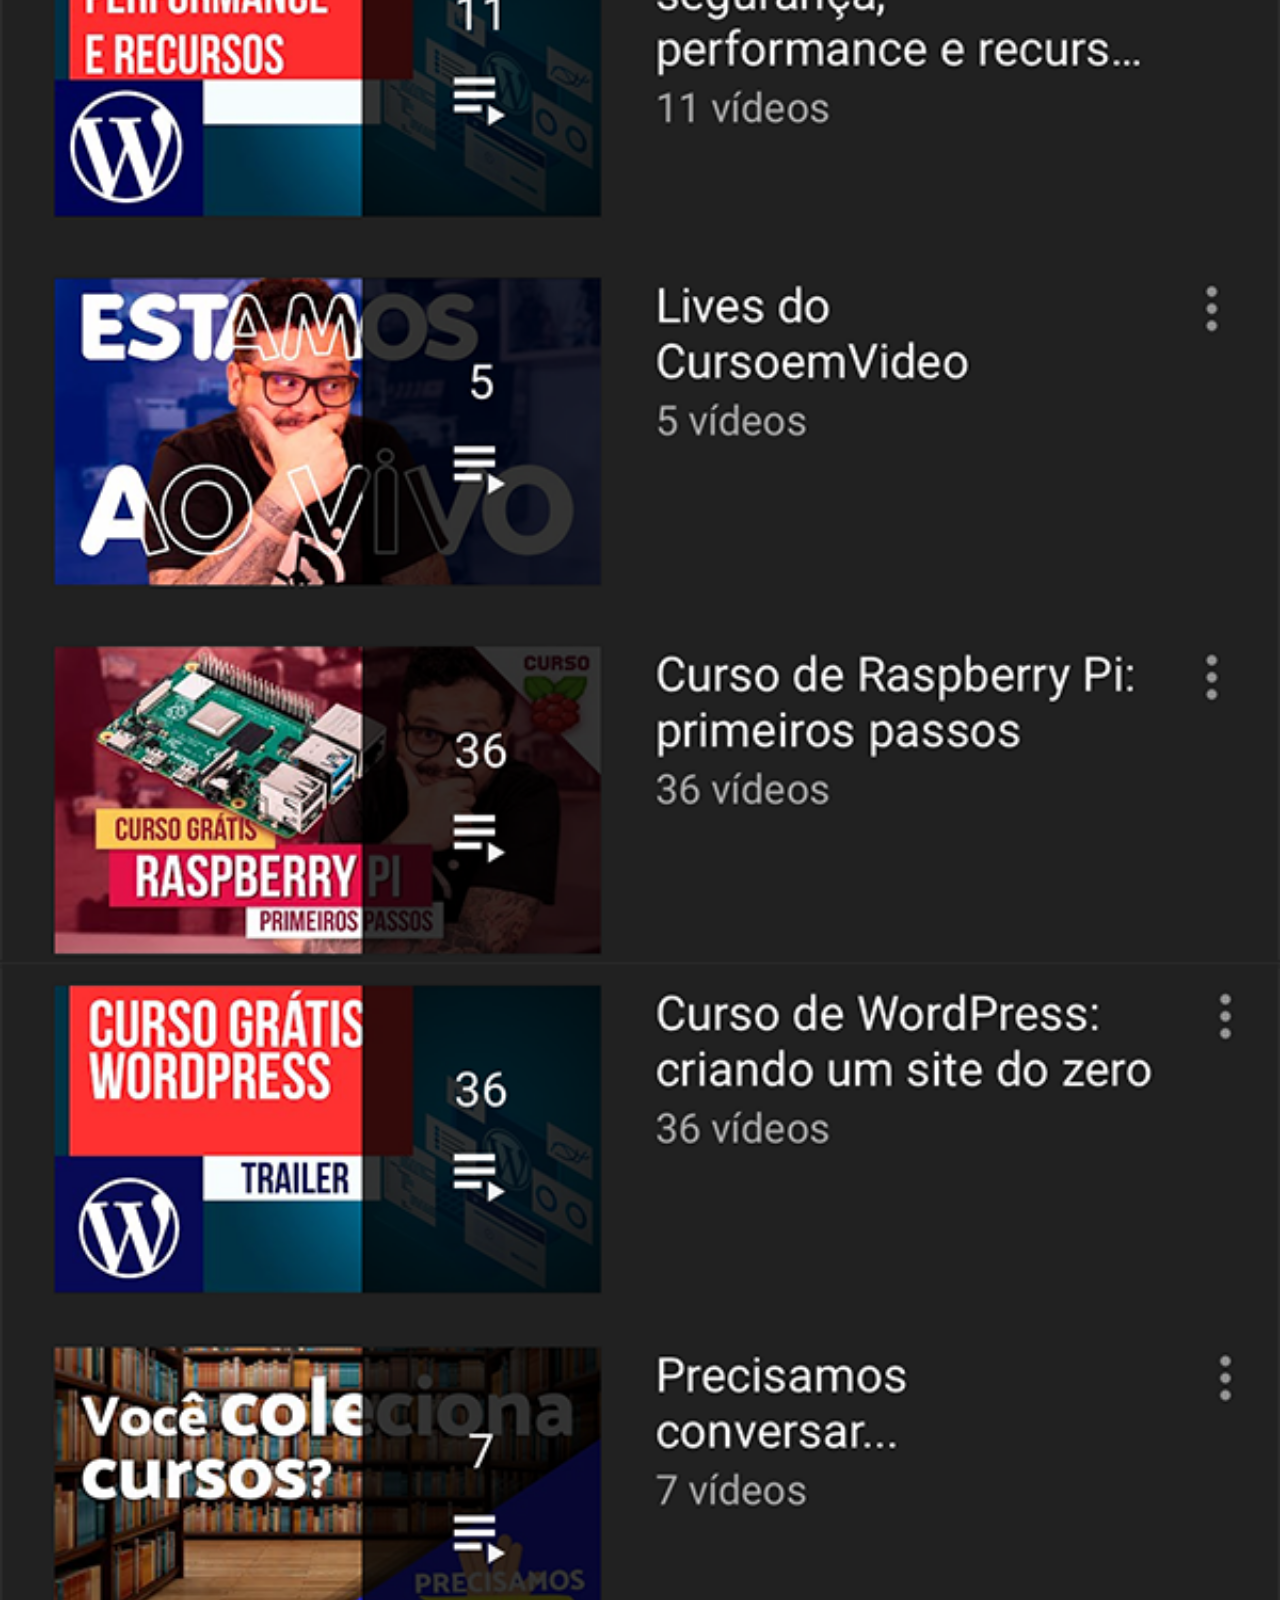
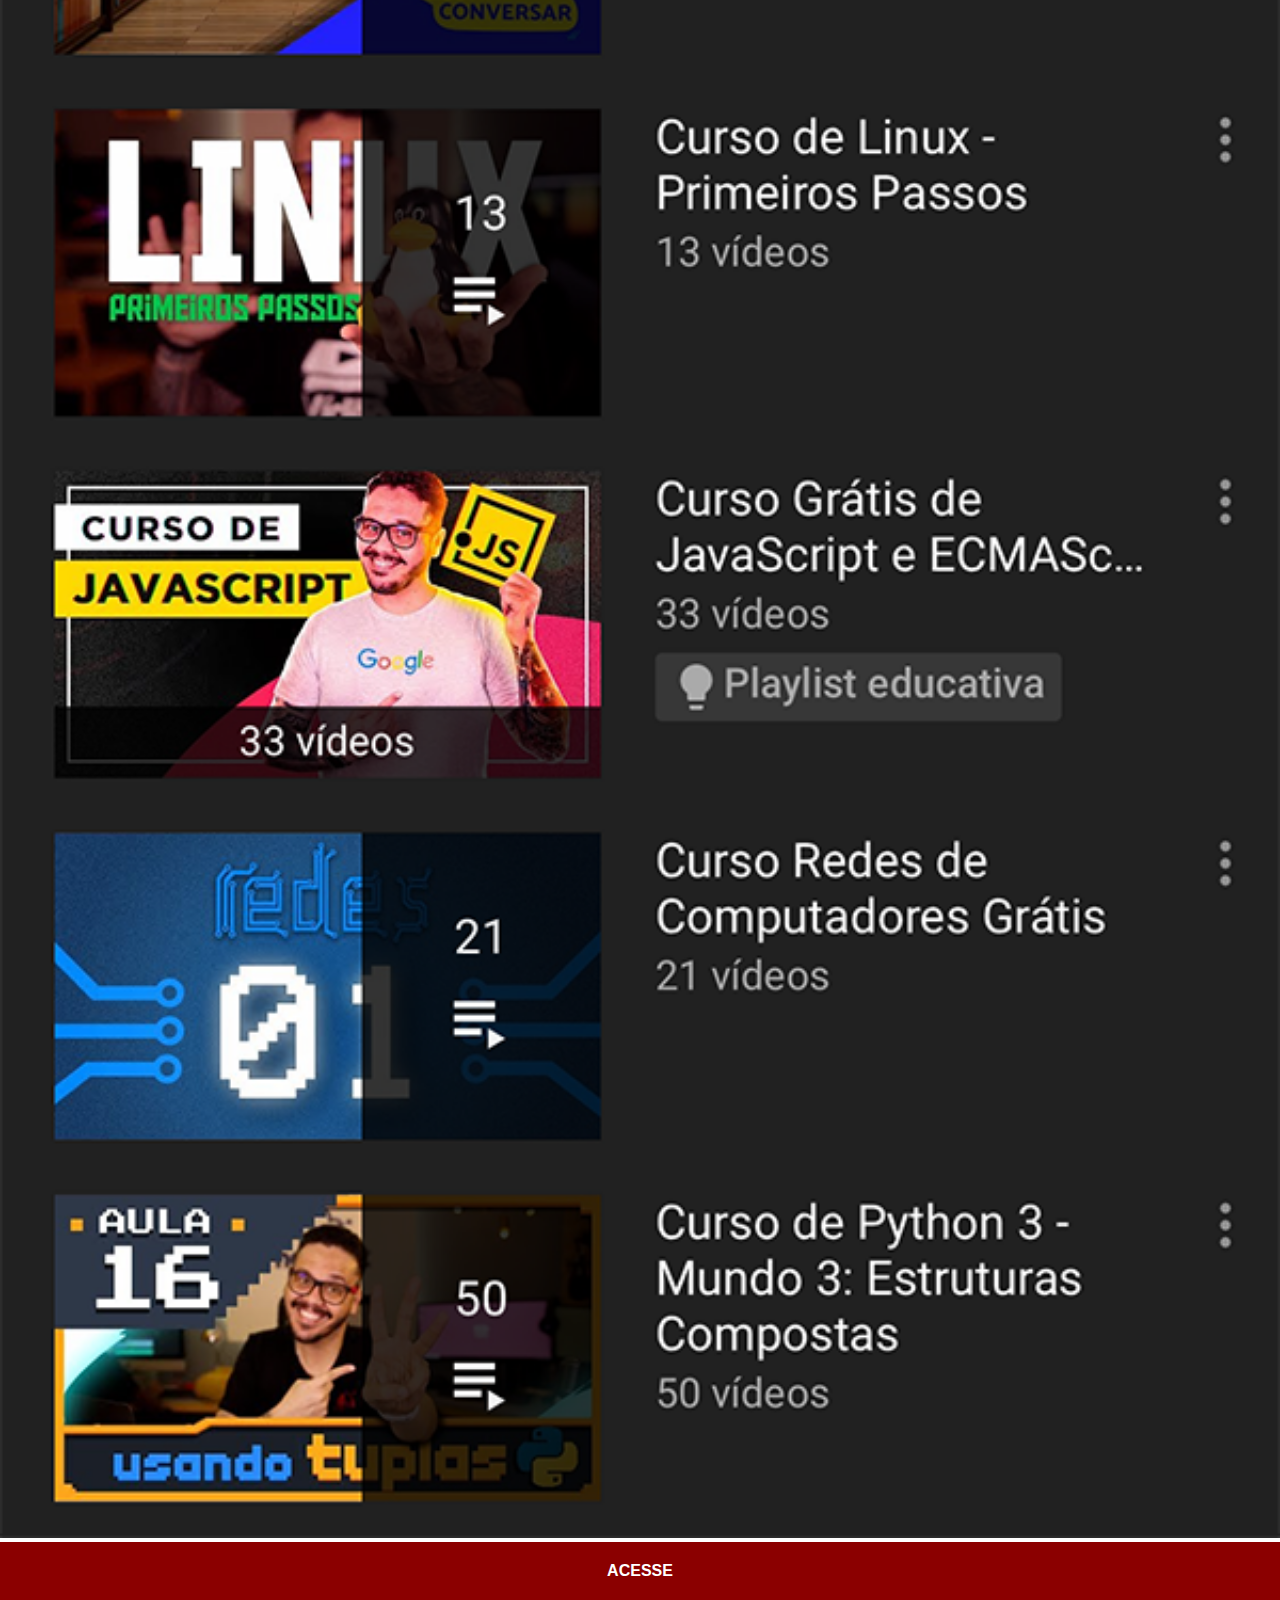
<file: html/youtube.html>
<!DOCTYPE html>
<html lang="pt-br">

<head>
    <meta charset="UTF-8">
    <meta name="viewport" content="width=device-width, initial-scale=1.0">
    <title>Youtube</title>
    <link rel="stylesheet" href="../estilos/social.css">
</head>

<body>
    <img src="../imagens/tela-youtube.png" alt="Youtube">
    <a href="https://www.youtube.com/@CursoemVideo/playlists" target="_blank" rel="external">ACESSE</a>
</body>

</html>
</file>
<file: estilos/estilo.css>
@charset "UTF-8";

* {
    margin: 0px;
    padding: 0px;
    font-family: Arial, Helvetica, sans-serif;
}

html, body {
    height: 100vh;
    width: 100vw;
    background-color: black;
}

body {
    background: url(../imagens/fundo-madeira.jpg) no-repeat top center;
    background-size: cover;
    background-attachment: fixed;
}

main {
    position: relative;
    height: 100vh;
}

#telefone {
    position: absolute;
    top: 50%;
    left: 50%;
    transform: translate(-50%, -50%);

    height: 627px;
    width: 311px;
    background: url(../imagens/frame-iphone.png) no-repeat;

}

iframe#tela {
    position: relative;
    top: 80px;
    left: 22px;
    width: 267px;
    height: 471px;
}

#redes-sociais {
    text-align: right;
}

#redes-sociais img {
    width: 50px;
    height: 50px;
    margin: 5px;
    border-radius: 50%;
    box-shadow: 2px 2px 5px rgba(0, 0, 0, 0.400);
    box-sizing: border-box;
}

#redes-sociais img:hover {
    border: 2px solid rgba(255, 255, 255, 0.637);
    transform: translate(-3px, -3px);
    box-shadow: 5px 5px 10px rgba(0, 0, 0, 0.623);
    transition: transform .3s, border .5s;
}
</file>
<file: estilos/social.css>
@charset "UTF-8";

* {
    margin: 0px;
    padding: 0px;
    font-family: Arial, Helvetica, sans-serif;
}

::-webkit-scrollbar {
    width: 0px;
    height: 0px;
}

img {
    width: 100vw;

}

a {
    display: block;
    background-color: darkred;
    color: white;
    padding: 20px;
    text-align: center;
    font-weight: bolder;
    text-decoration: none;
}

a:hover {
    background-color: red;
}
</file>
